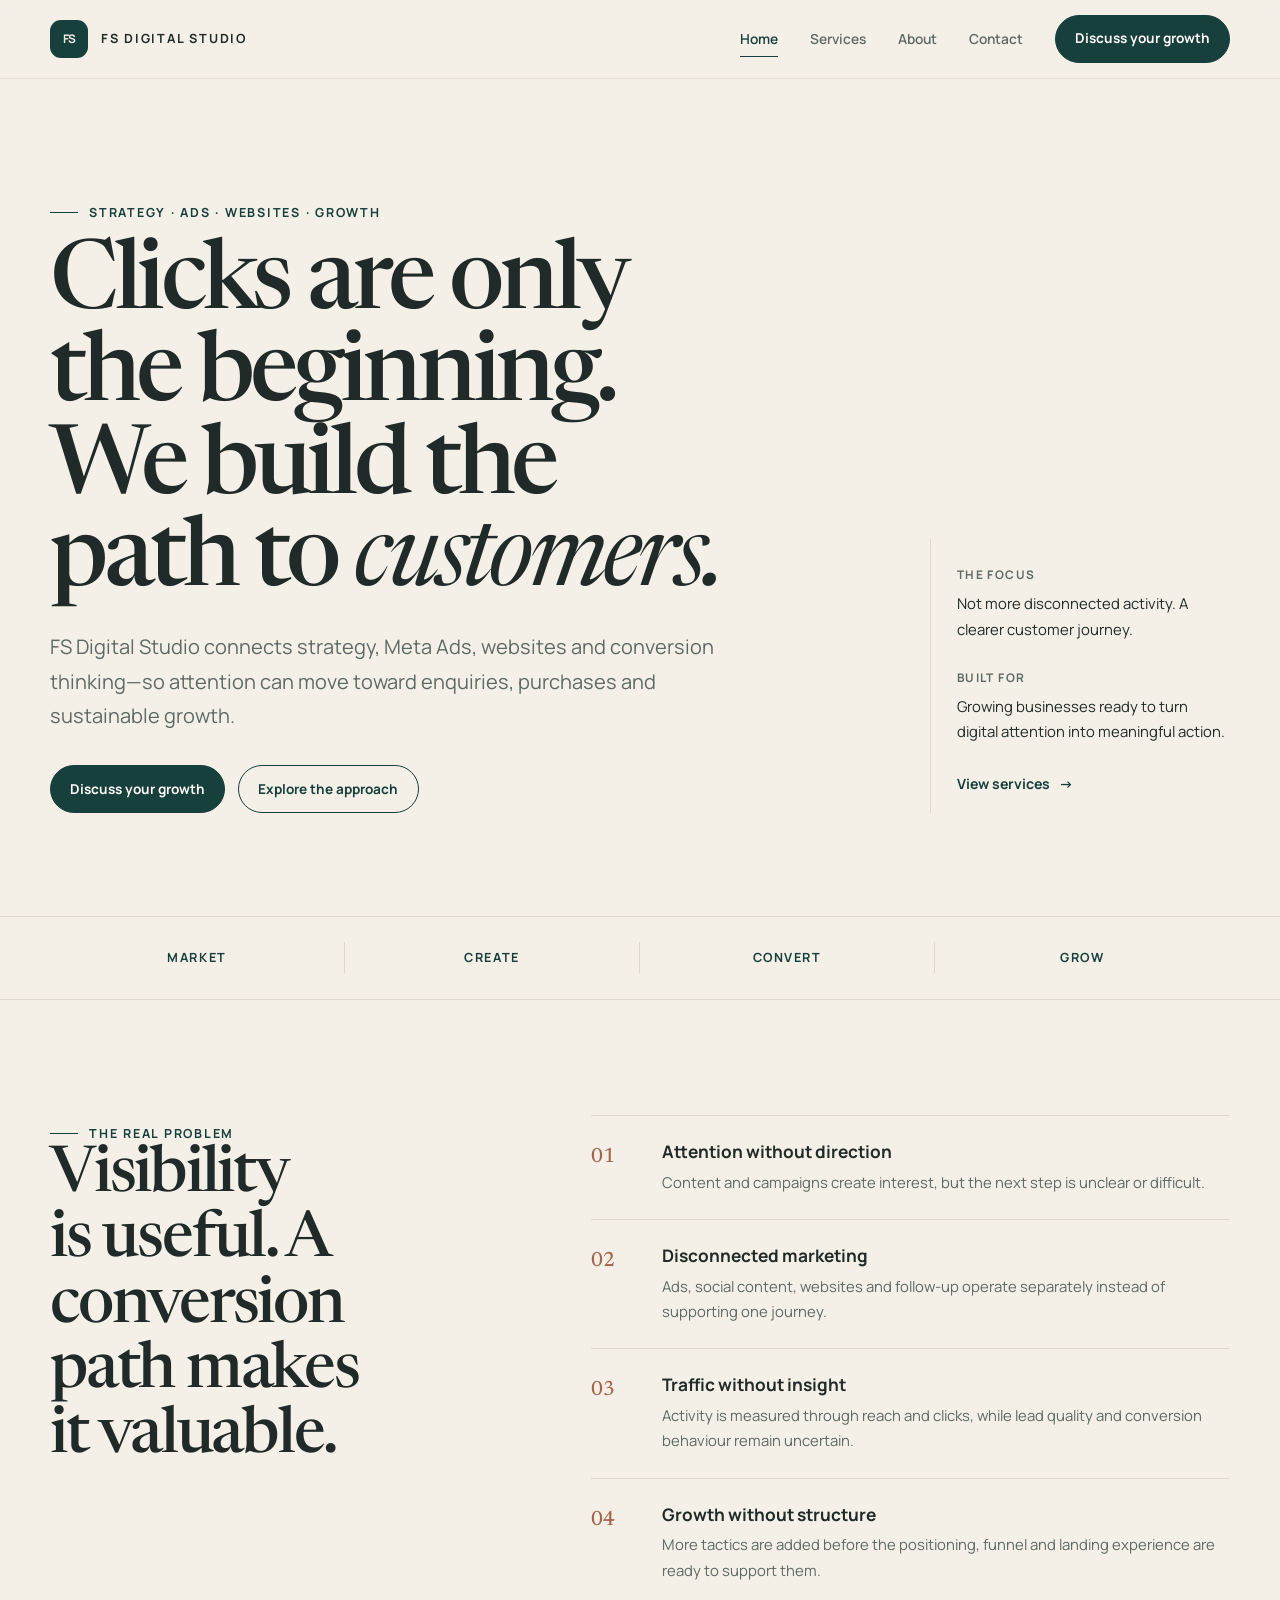
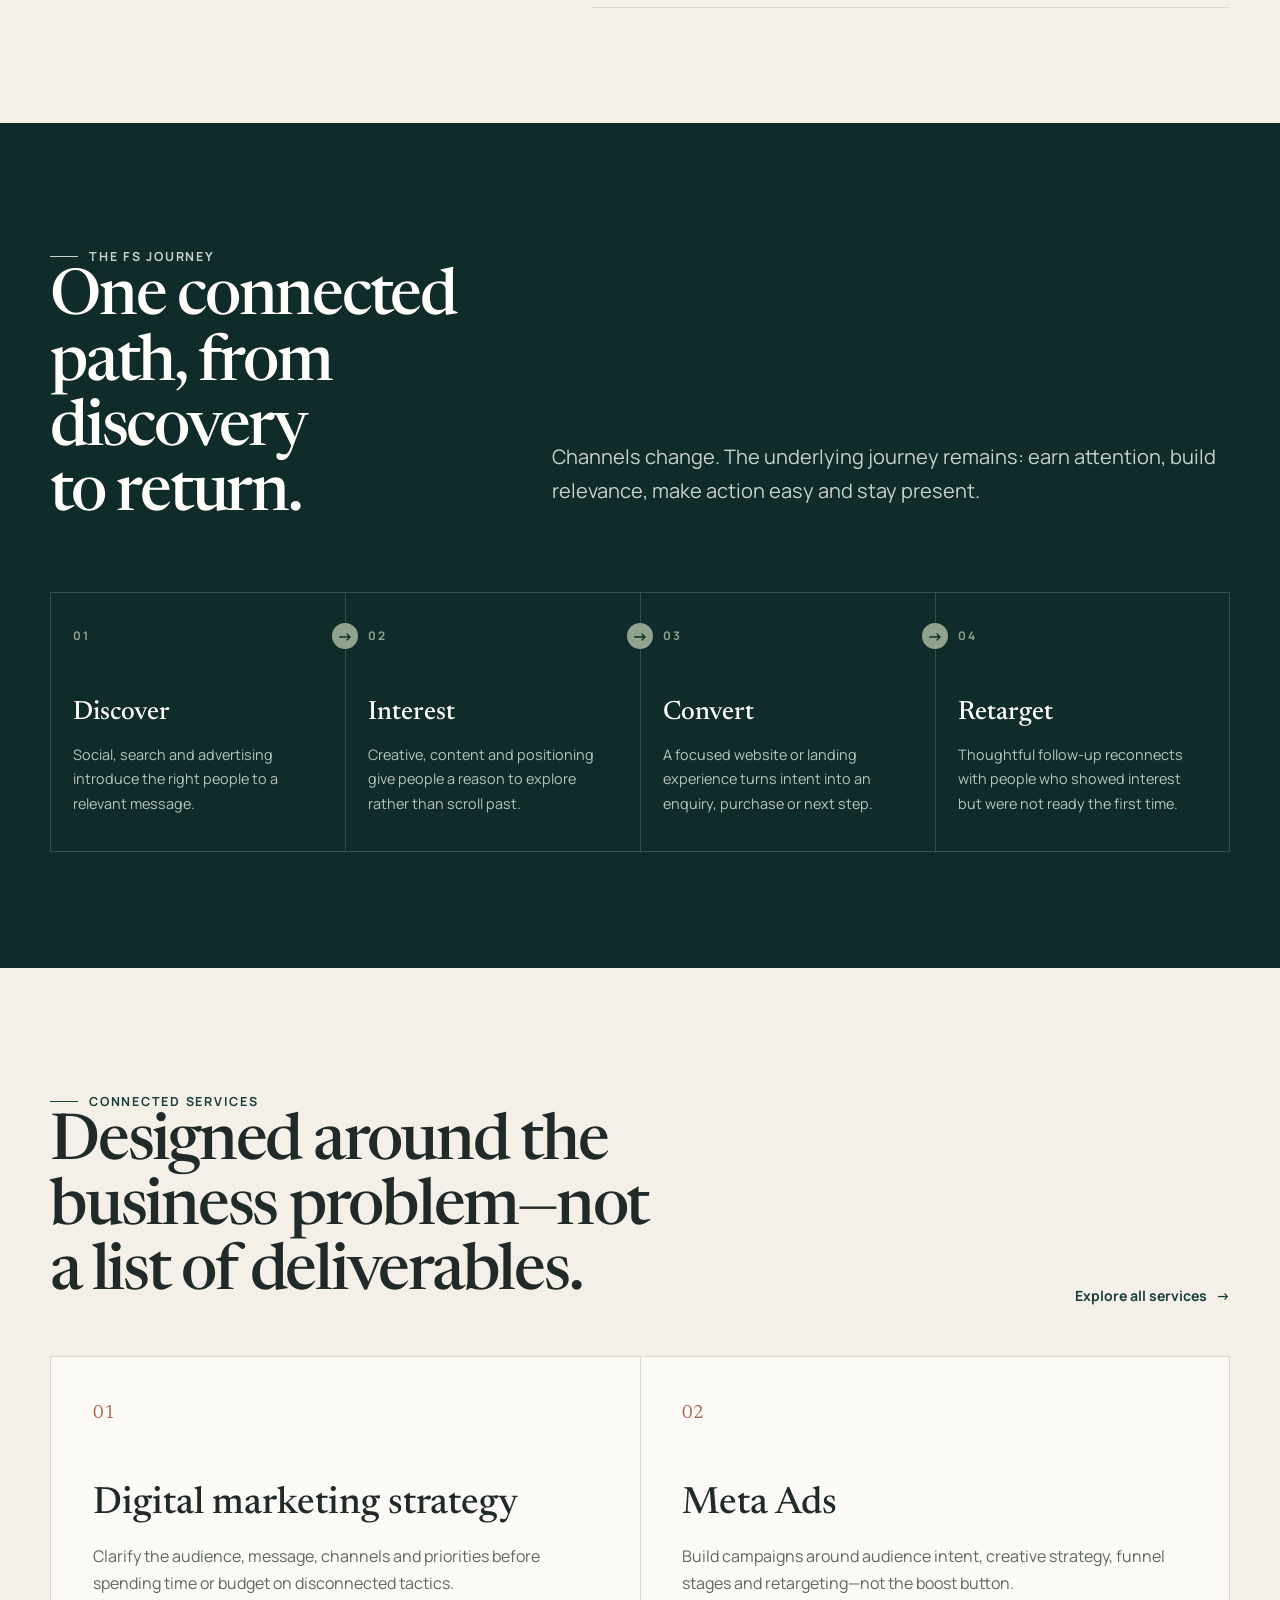
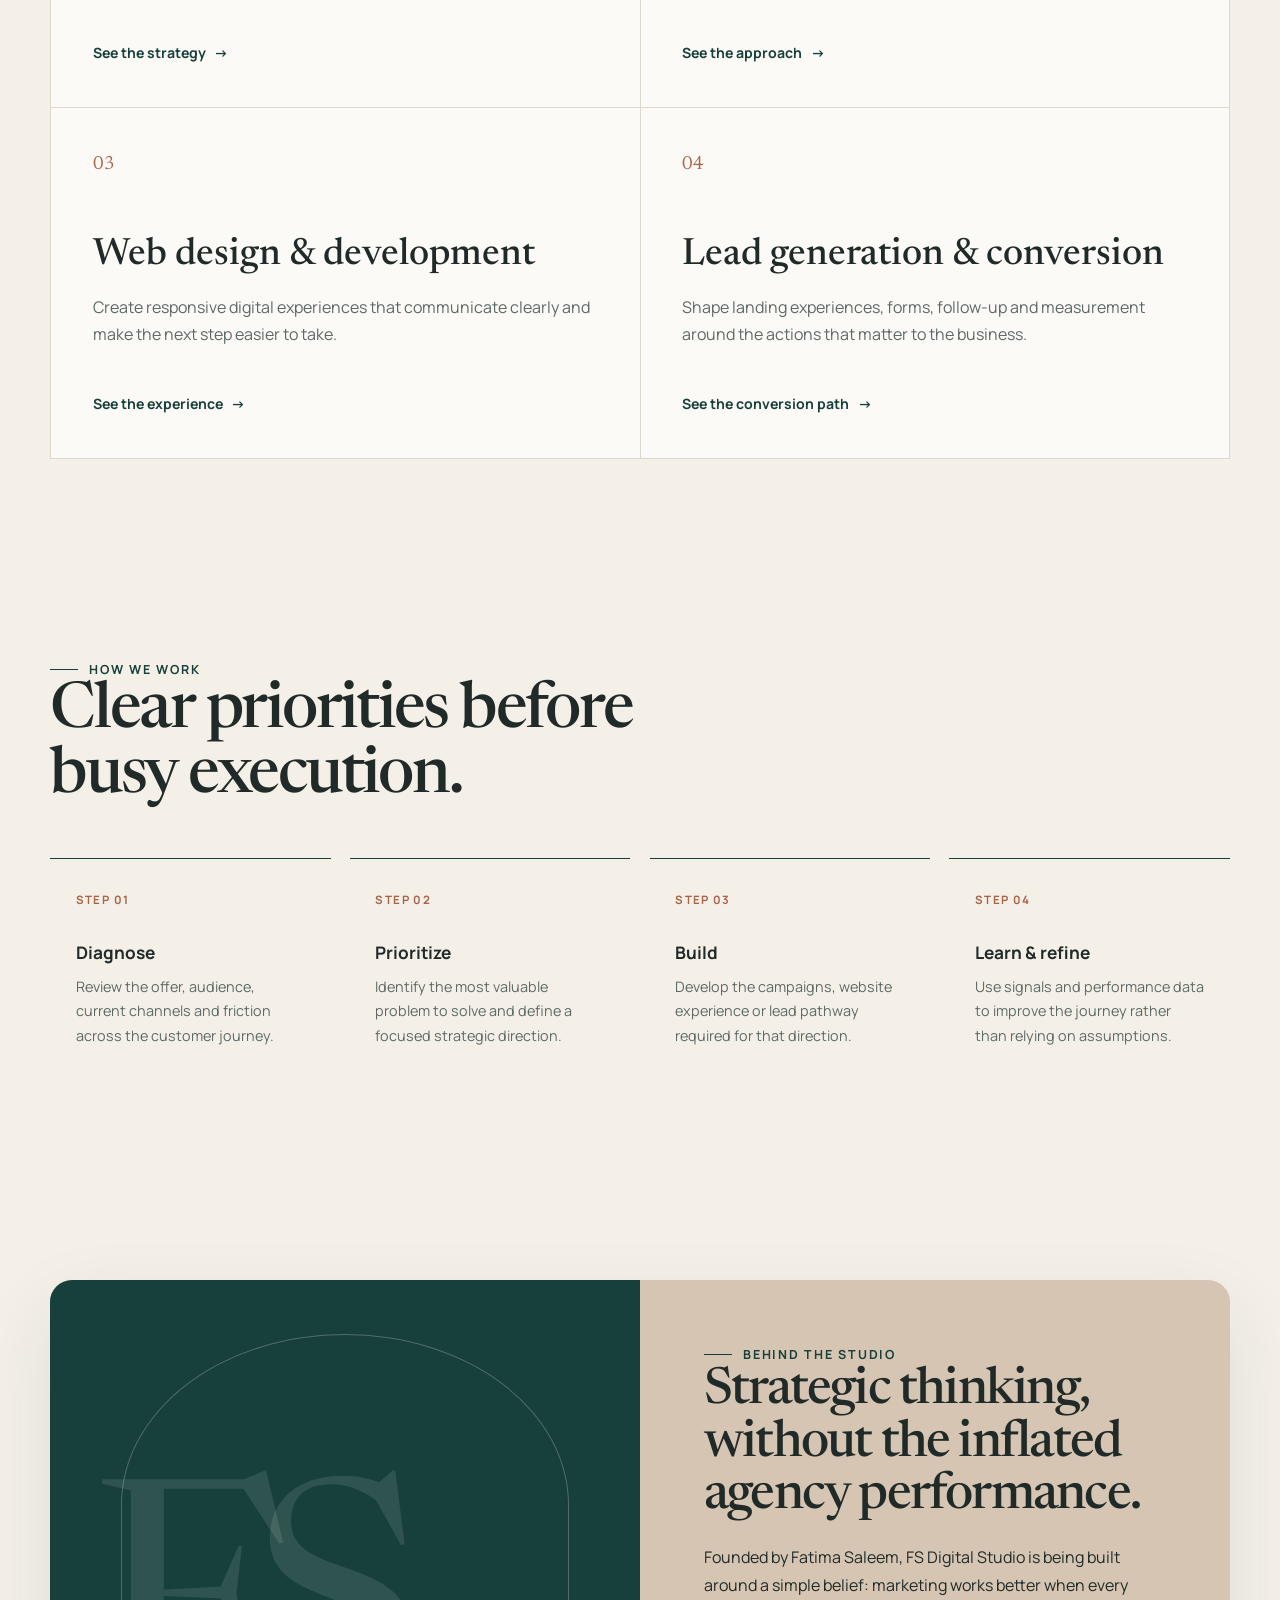
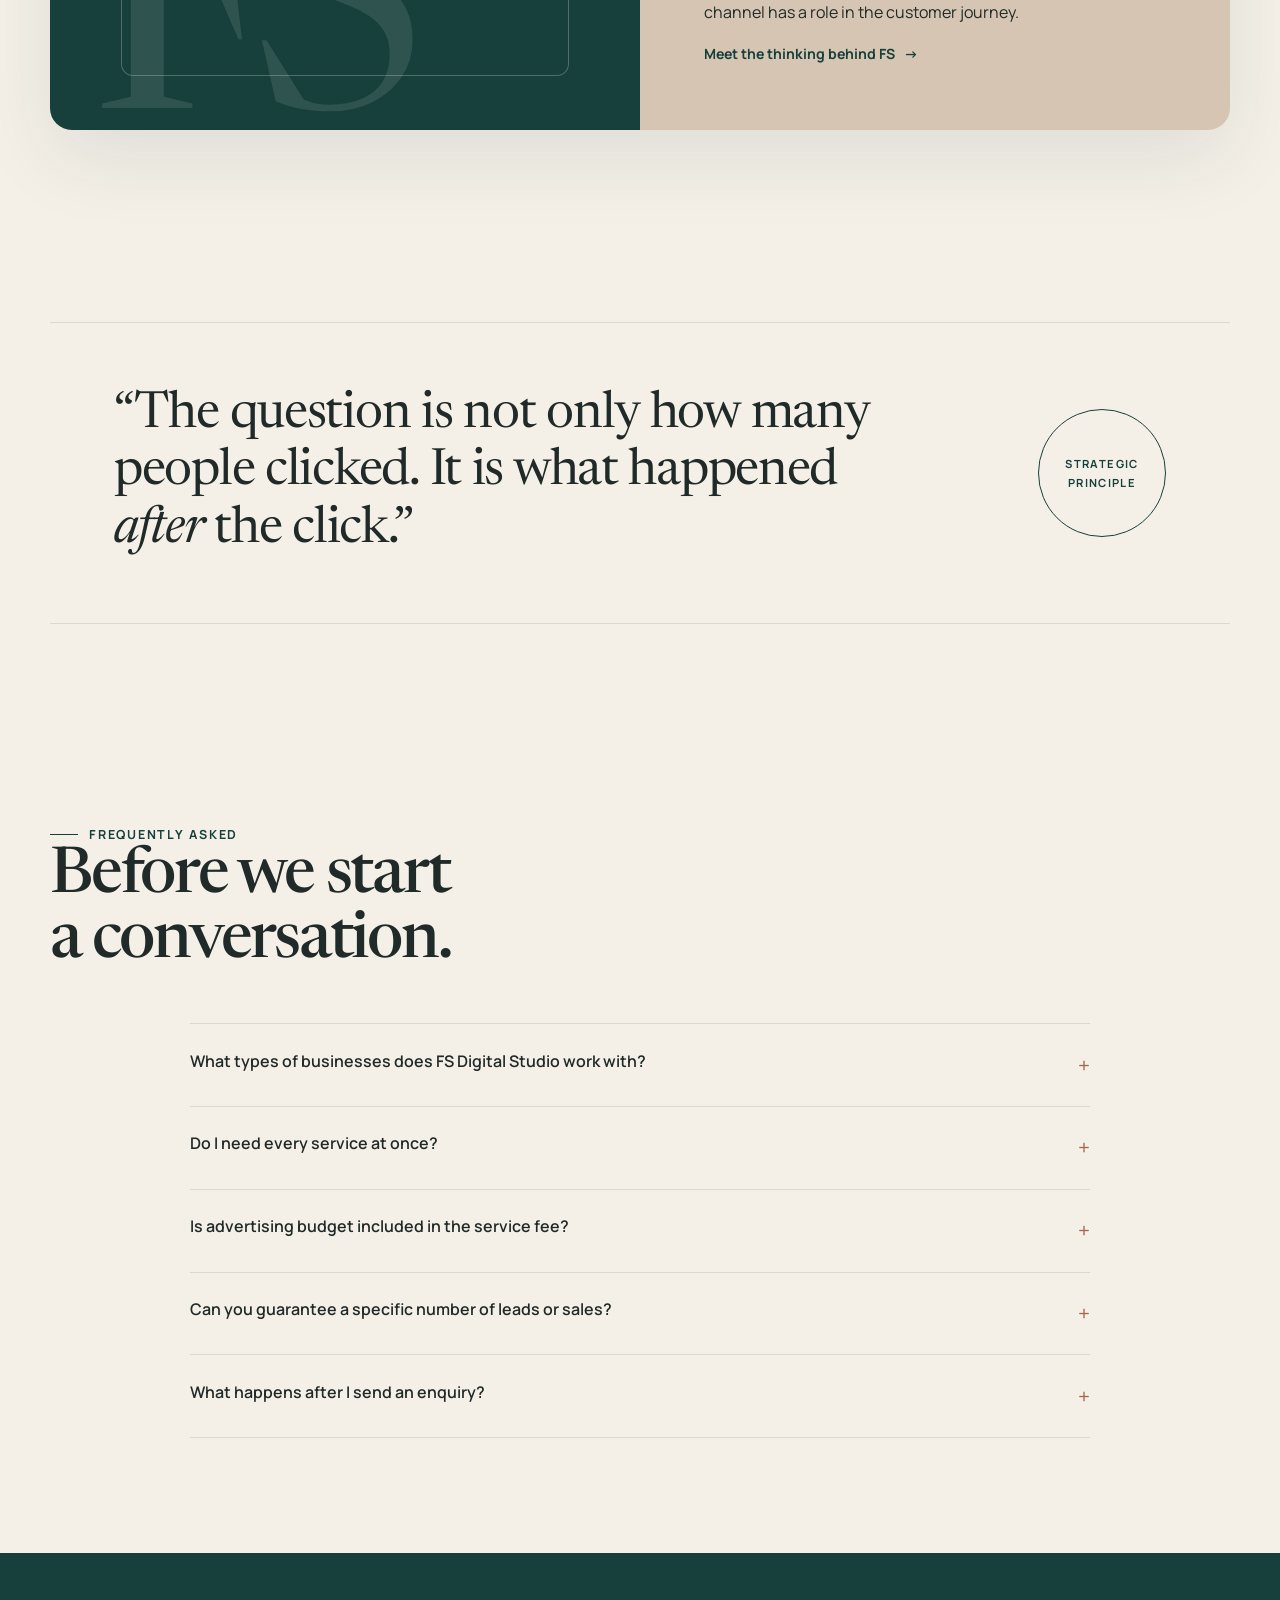
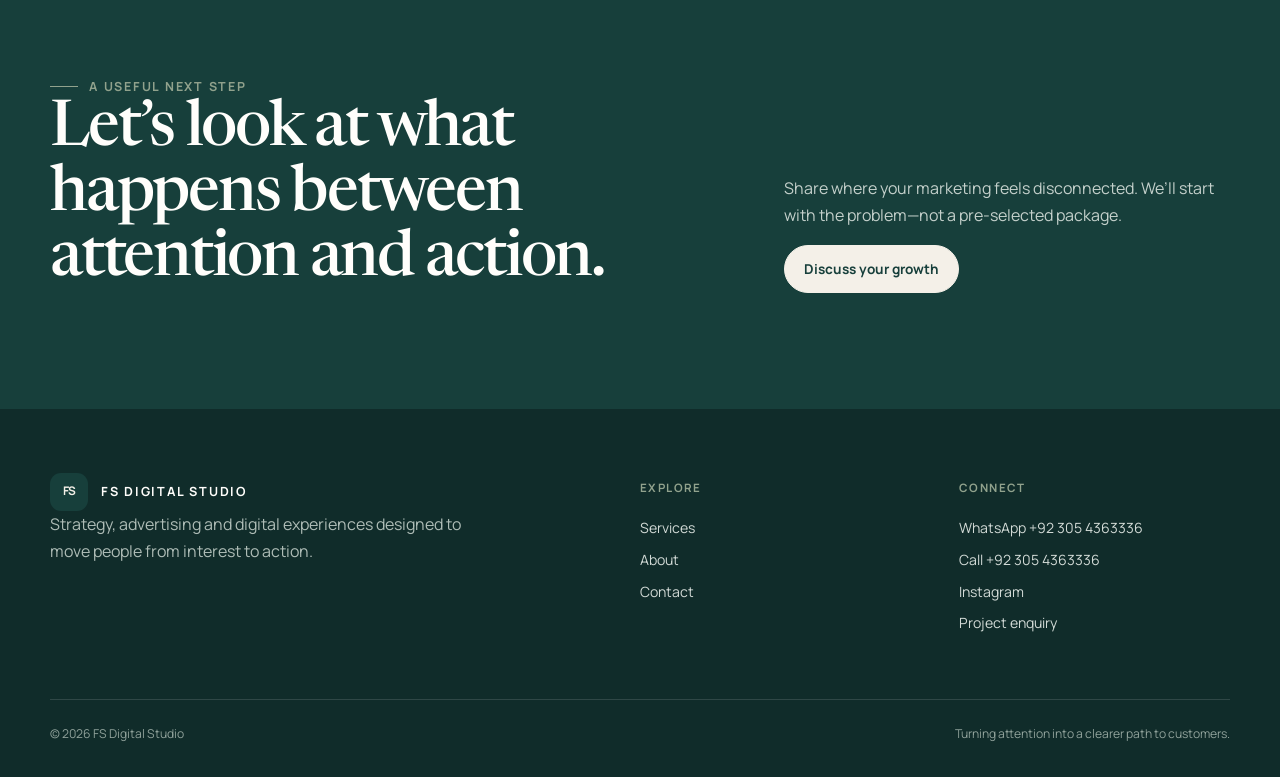
<file: index.html>
<!doctype html>
<html lang="en">
<head>
  <meta charset="utf-8">
  <meta name="viewport" content="width=device-width, initial-scale=1">
  <title>FS Digital Studio — Strategy, Ads, Websites & Conversion</title>
  <meta name="description" content="FS Digital Studio connects digital strategy, Meta Ads, websites, lead generation and conversion thinking to create a clearer path from attention to action.">
  <meta name="theme-color" content="#173f3b">
  <link rel="icon" href="favicon.svg" type="image/svg+xml">
  <link rel="stylesheet" href="assets/styles.css">
  <script src="assets/script.js" defer></script>
</head>
<body>
  <a class="skip-link" href="#main">Skip to content</a>
  <header class="site-header">
    <div class="container nav-shell">
      <a class="brand" href="./" aria-label="FS Digital Studio home"><span class="brand-mark">FS</span><span>FS Digital Studio</span></a>
      <nav class="desktop-nav" aria-label="Primary navigation">
        <a href="./" data-nav-link>Home</a><a href="services/" data-nav-link>Services</a><a href="about/" data-nav-link>About</a><a href="contact/" data-nav-link>Contact</a>
        <a class="button" href="contact/">Discuss your growth</a>
      </nav>
      <button class="menu-button" type="button" aria-expanded="false" aria-controls="mobile-menu" data-menu-button>Menu</button>
    </div>
    <div class="mobile-menu" id="mobile-menu" data-mobile-menu hidden>
      <nav aria-label="Mobile navigation"><a href="./">Home</a><a href="services/">Services</a><a href="about/">About</a><a href="contact/">Contact</a><a class="button" href="contact/">Discuss your growth</a></nav>
    </div>
  </header>

  <main id="main">
    <section class="hero">
      <div class="container hero-grid">
        <div class="hero-copy" data-reveal>
          <span class="eyebrow">Strategy · Ads · Websites · Growth</span>
          <h1 class="display">Clicks are only the beginning. We build the path to <span class="serif-italic">customers.</span></h1>
          <p class="lead">FS Digital Studio connects strategy, Meta Ads, websites and conversion thinking—so attention can move toward enquiries, purchases and sustainable growth.</p>
          <div class="actions"><a class="button" href="contact/">Discuss your growth</a><a class="button button-outline" href="#approach">Explore the approach</a></div>
        </div>
        <aside class="hero-aside" aria-label="Studio focus" data-reveal>
          <p class="micro">The focus</p><p>Not more disconnected activity. A clearer customer journey.</p>
          <p class="micro">Built for</p><p>Growing businesses ready to turn digital attention into meaningful action.</p>
          <a class="text-link" href="services/">View services <span aria-hidden="true">→</span></a>
        </aside>
      </div>
    </section>

    <div class="principle-strip" aria-label="FS Digital Studio principles"><div class="container principle-row"><span>Market</span><span>Create</span><span>Convert</span><span>Grow</span></div></div>

    <section class="section">
      <div class="container split">
        <div class="sticky-copy" data-reveal><span class="eyebrow">The real problem</span><h2>Visibility is useful. A conversion path makes it valuable.</h2></div>
        <div class="problem-list" data-reveal>
          <article class="problem-item"><strong>01</strong><div><h3>Attention without direction</h3><p>Content and campaigns create interest, but the next step is unclear or difficult.</p></div></article>
          <article class="problem-item"><strong>02</strong><div><h3>Disconnected marketing</h3><p>Ads, social content, websites and follow-up operate separately instead of supporting one journey.</p></div></article>
          <article class="problem-item"><strong>03</strong><div><h3>Traffic without insight</h3><p>Activity is measured through reach and clicks, while lead quality and conversion behaviour remain uncertain.</p></div></article>
          <article class="problem-item"><strong>04</strong><div><h3>Growth without structure</h3><p>More tactics are added before the positioning, funnel and landing experience are ready to support them.</p></div></article>
        </div>
      </div>
    </section>

    <section class="section dark-panel" id="approach">
      <div class="container">
        <div class="section-head" data-reveal><div><span class="eyebrow">The FS journey</span><h2>One connected path, from discovery to return.</h2></div><p class="lead">Channels change. The underlying journey remains: earn attention, build relevance, make action easy and stay present.</p></div>
        <div class="journey" data-reveal>
          <article class="journey-step"><span class="number">01</span><h3>Discover</h3><p>Social, search and advertising introduce the right people to a relevant message.</p></article>
          <article class="journey-step"><span class="number">02</span><h3>Interest</h3><p>Creative, content and positioning give people a reason to explore rather than scroll past.</p></article>
          <article class="journey-step"><span class="number">03</span><h3>Convert</h3><p>A focused website or landing experience turns intent into an enquiry, purchase or next step.</p></article>
          <article class="journey-step"><span class="number">04</span><h3>Retarget</h3><p>Thoughtful follow-up reconnects with people who showed interest but were not ready the first time.</p></article>
        </div>
      </div>
    </section>

    <section class="section">
      <div class="container">
        <div class="section-head" data-reveal><div><span class="eyebrow">Connected services</span><h2>Designed around the business problem—not a list of deliverables.</h2></div><a class="text-link" href="services/">Explore all services <span aria-hidden="true">→</span></a></div>
        <div class="service-grid" data-reveal>
          <article class="service-card"><span class="index">01</span><h3>Digital marketing strategy</h3><p>Clarify the audience, message, channels and priorities before spending time or budget on disconnected tactics.</p><a class="text-link" href="services/#strategy">See the strategy <span aria-hidden="true">→</span></a></article>
          <article class="service-card"><span class="index">02</span><h3>Meta Ads</h3><p>Build campaigns around audience intent, creative strategy, funnel stages and retargeting—not the boost button.</p><a class="text-link" href="services/#meta-ads">See the approach <span aria-hidden="true">→</span></a></article>
          <article class="service-card"><span class="index">03</span><h3>Web design & development</h3><p>Create responsive digital experiences that communicate clearly and make the next step easier to take.</p><a class="text-link" href="services/#websites">See the experience <span aria-hidden="true">→</span></a></article>
          <article class="service-card"><span class="index">04</span><h3>Lead generation & conversion</h3><p>Shape landing experiences, forms, follow-up and measurement around the actions that matter to the business.</p><a class="text-link" href="services/#conversion">See the conversion path <span aria-hidden="true">→</span></a></article>
        </div>
      </div>
    </section>

    <section class="section-tight">
      <div class="container">
        <div class="section-head" data-reveal><div><span class="eyebrow">How we work</span><h2>Clear priorities before busy execution.</h2></div></div>
        <div class="work-grid" data-reveal>
          <article class="work-step"><span class="step-label">Step 01</span><h3>Diagnose</h3><p>Review the offer, audience, current channels and friction across the customer journey.</p></article>
          <article class="work-step"><span class="step-label">Step 02</span><h3>Prioritize</h3><p>Identify the most valuable problem to solve and define a focused strategic direction.</p></article>
          <article class="work-step"><span class="step-label">Step 03</span><h3>Build</h3><p>Develop the campaigns, website experience or lead pathway required for that direction.</p></article>
          <article class="work-step"><span class="step-label">Step 04</span><h3>Learn & refine</h3><p>Use signals and performance data to improve the journey rather than relying on assumptions.</p></article>
        </div>
      </div>
    </section>

    <section class="section">
      <div class="container founder-card" data-reveal>
        <div class="founder-visual" role="img" aria-label="FS Digital Studio brand monogram"></div>
        <div class="founder-note"><span class="eyebrow">Behind the studio</span><h2>Strategic thinking, without the inflated agency performance.</h2><p>Founded by Fatima Saleem, FS Digital Studio is being built around a simple belief: marketing works better when every channel has a role in the customer journey.</p><a class="text-link" href="about/">Meet the thinking behind FS <span aria-hidden="true">→</span></a></div>
      </div>
    </section>

    <section class="section-tight">
      <div class="container insight" data-reveal><blockquote>“The question is not only how many people clicked. It is what happened <span class="serif-italic">after</span> the click.”</blockquote><div class="insight-badge">Strategic<br>principle</div></div>
    </section>

    <section class="section">
      <div class="container">
        <div class="section-head" data-reveal><div><span class="eyebrow">Frequently asked</span><h2>Before we start a conversation.</h2></div></div>
        <div class="faq" data-reveal>
          <details><summary>What types of businesses does FS Digital Studio work with?</summary><p>The studio is designed for small and growing businesses that need a clearer digital acquisition and conversion path. Initial experience and research are particularly relevant to e-commerce, fashion, beauty, skincare, herbal and organic brands, but the approach is not limited to those industries.</p></details>
          <details><summary>Do I need every service at once?</summary><p>No. The first step is identifying the constraint that matters most. A business may need a clearer strategy, a better landing experience or a structured advertising approach before adding anything else.</p></details>
          <details><summary>Is advertising budget included in the service fee?</summary><p>No. Media spend is paid directly to the advertising platform and remains separate from strategy, setup, creative direction and management fees.</p></details>
          <details><summary>Can you guarantee a specific number of leads or sales?</summary><p>No responsible marketing partner can guarantee results without context and testing. FS Digital Studio focuses on building a sound strategy, clearer conversion path and measurable learning process.</p></details>
          <details><summary>What happens after I send an enquiry?</summary><p>Your business context and current challenge are reviewed first. If the project appears aligned, the next step is a focused conversation about priorities, scope and the most sensible way forward.</p></details>
        </div>
      </div>
    </section>

    <section class="section cta-panel">
      <div class="container cta-grid" data-reveal><div><span class="eyebrow">A useful next step</span><h2>Let’s look at what happens between attention and action.</h2></div><div class="cta-copy"><p>Share where your marketing feels disconnected. We’ll start with the problem—not a pre-selected package.</p><a class="button" href="contact/">Discuss your growth</a></div></div>
    </section>
  </main>

  <footer class="site-footer"><div class="container"><div class="footer-grid"><div class="footer-brand"><a class="brand" href="./"><span class="brand-mark">FS</span><span>FS Digital Studio</span></a><p>Strategy, advertising and digital experiences designed to move people from interest to action.</p></div><div><span class="footer-title">Explore</span><div class="footer-links"><a href="services/">Services</a><a href="about/">About</a><a href="contact/">Contact</a></div></div><div><span class="footer-title">Connect</span><div class="footer-links"><a href="https://wa.me/923054363336" target="_blank" rel="noreferrer">WhatsApp +92 305 4363336</a><a href="tel:+923054363336">Call +92 305 4363336</a><a href="https://www.instagram.com/fatimasaleemwork29/" target="_blank" rel="noreferrer">Instagram</a><a href="contact/">Project enquiry</a></div></div></div><div class="footer-bottom"><span>© <span data-year></span> FS Digital Studio</span><span>Turning attention into a clearer path to customers.</span></div></div></footer>
</body>
</html>
</file>
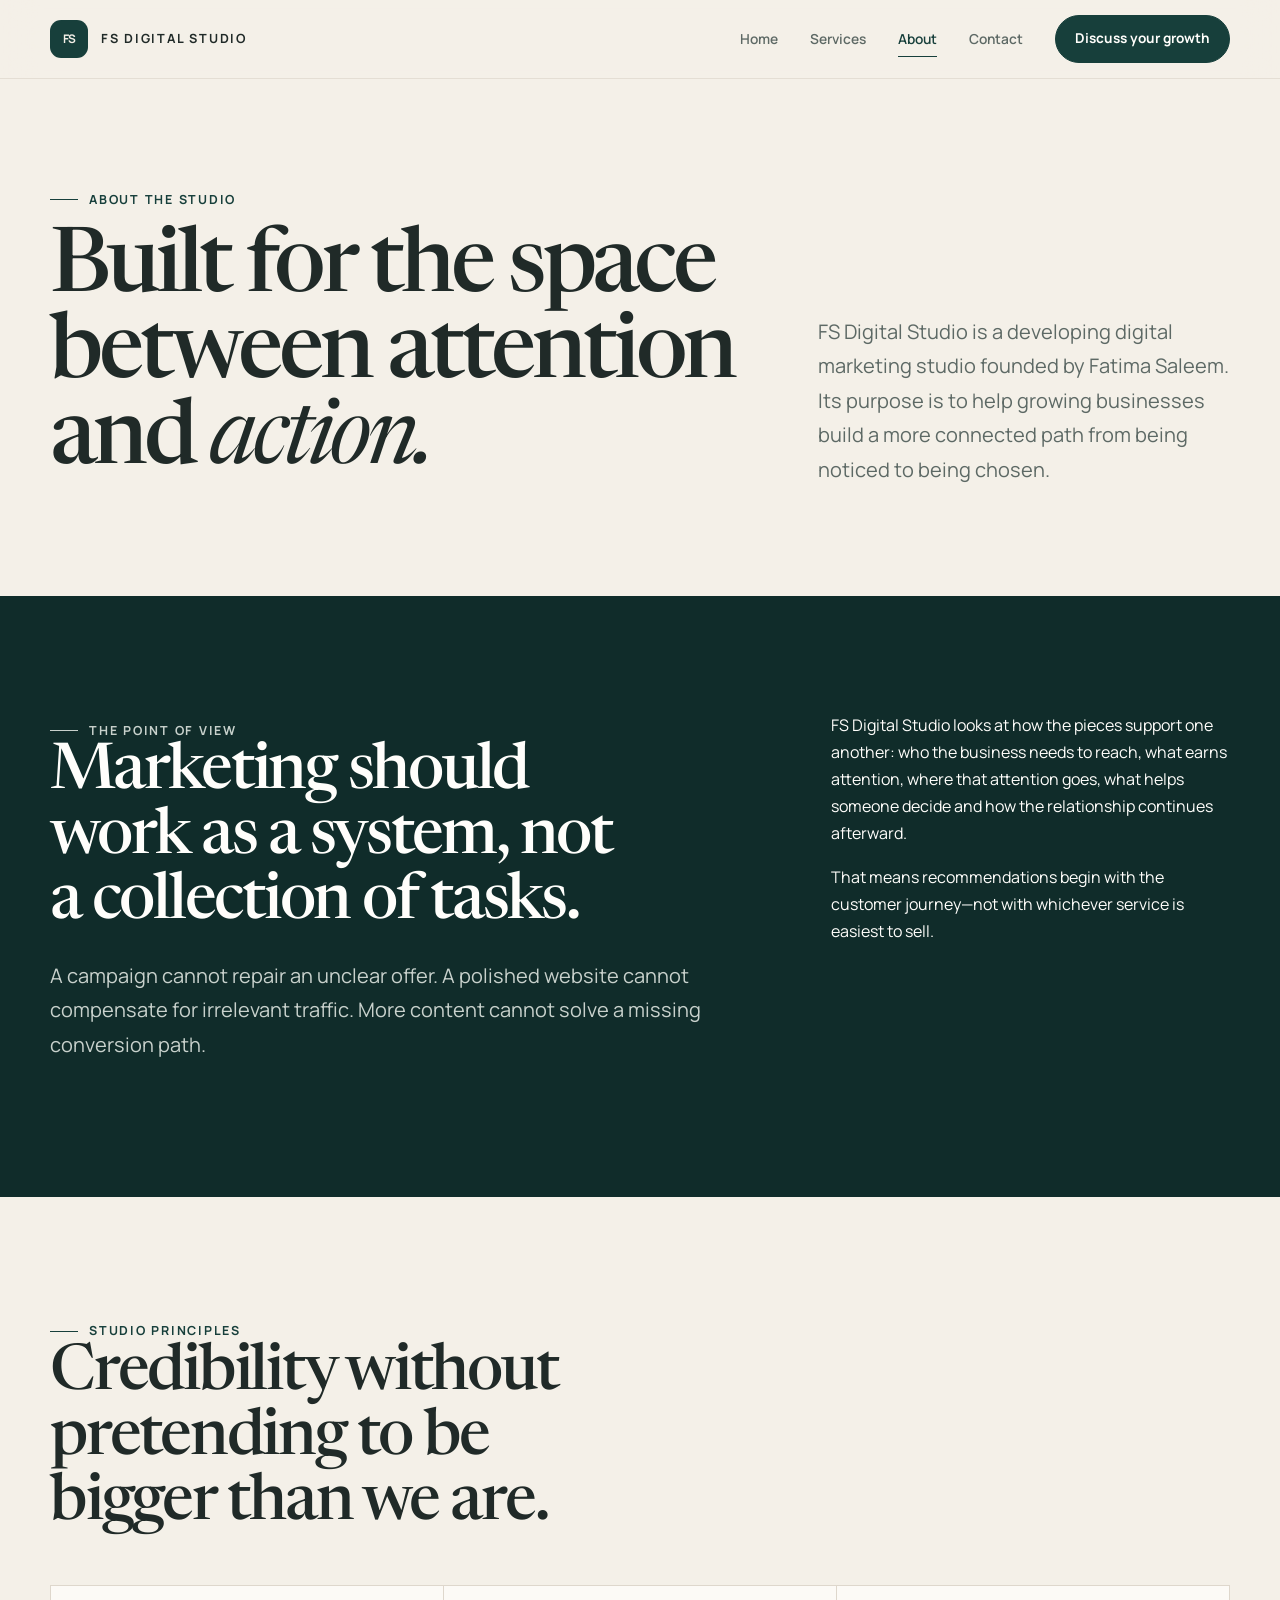
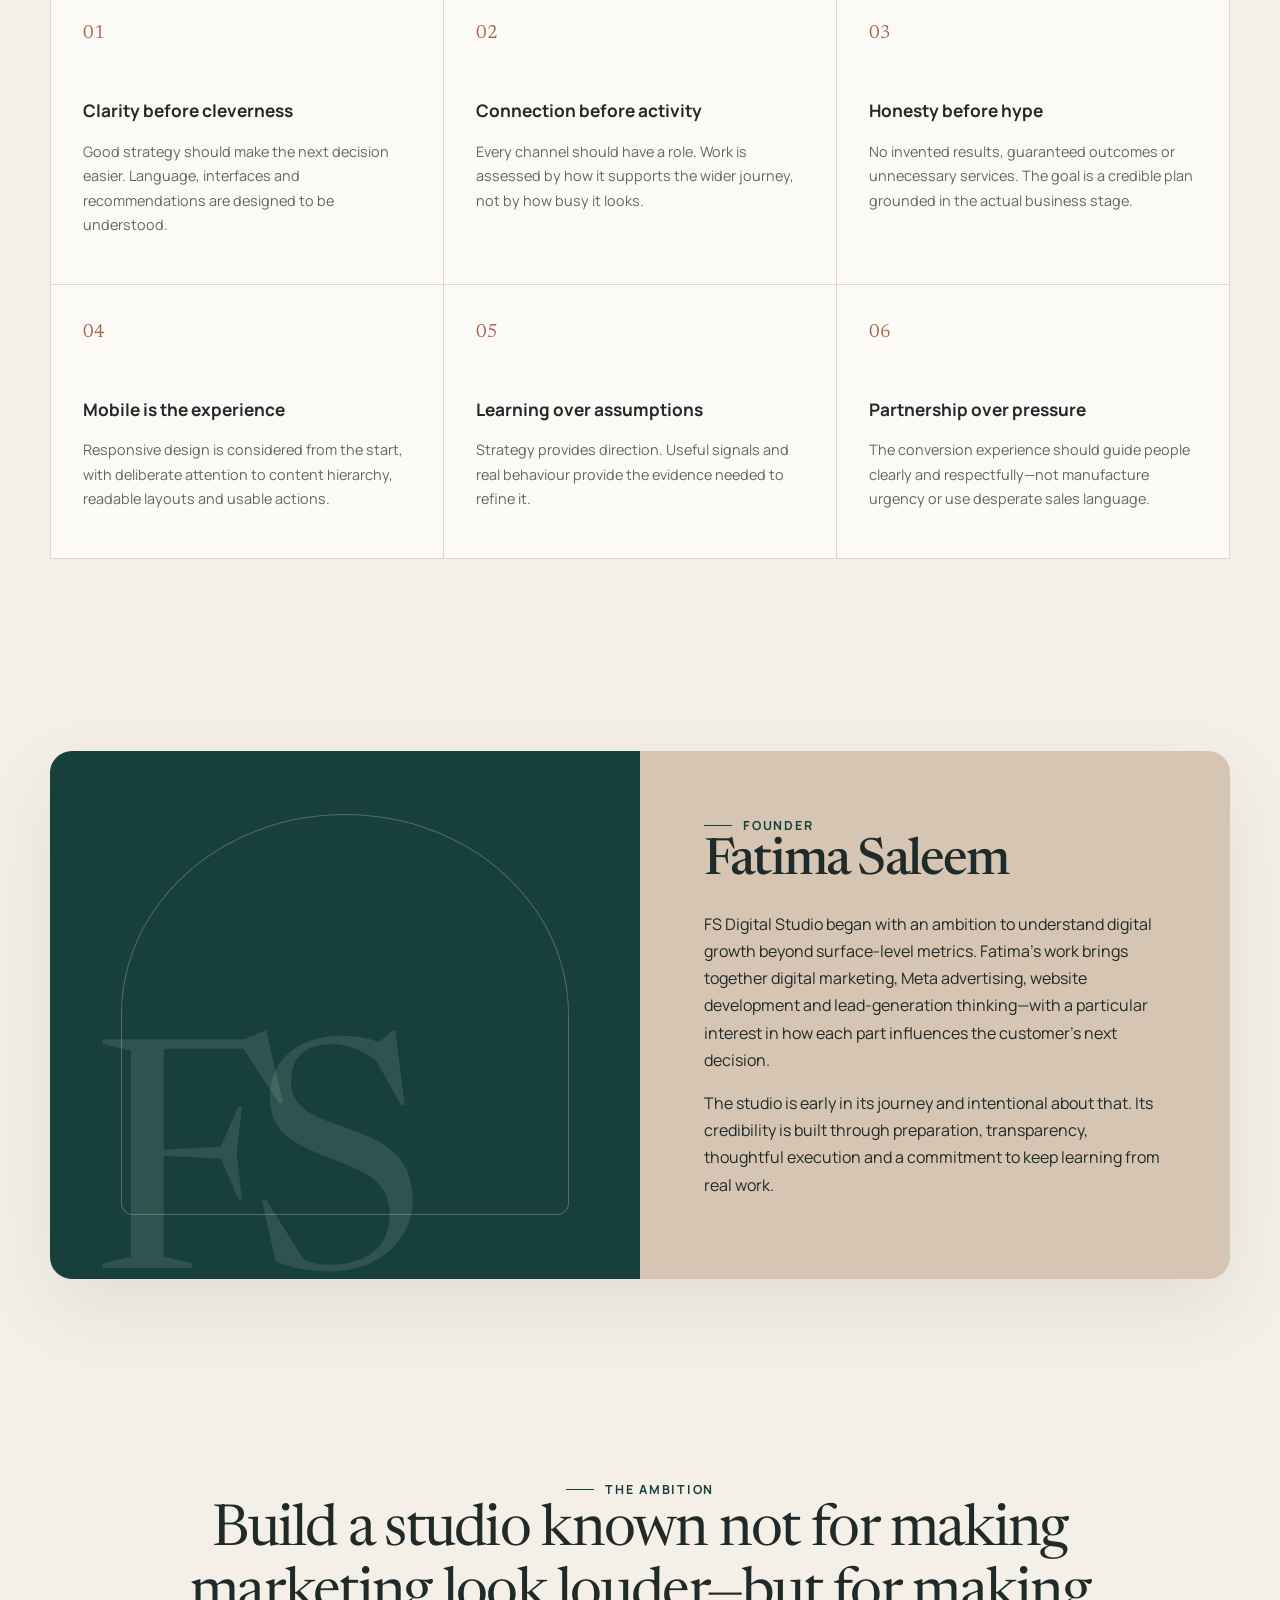
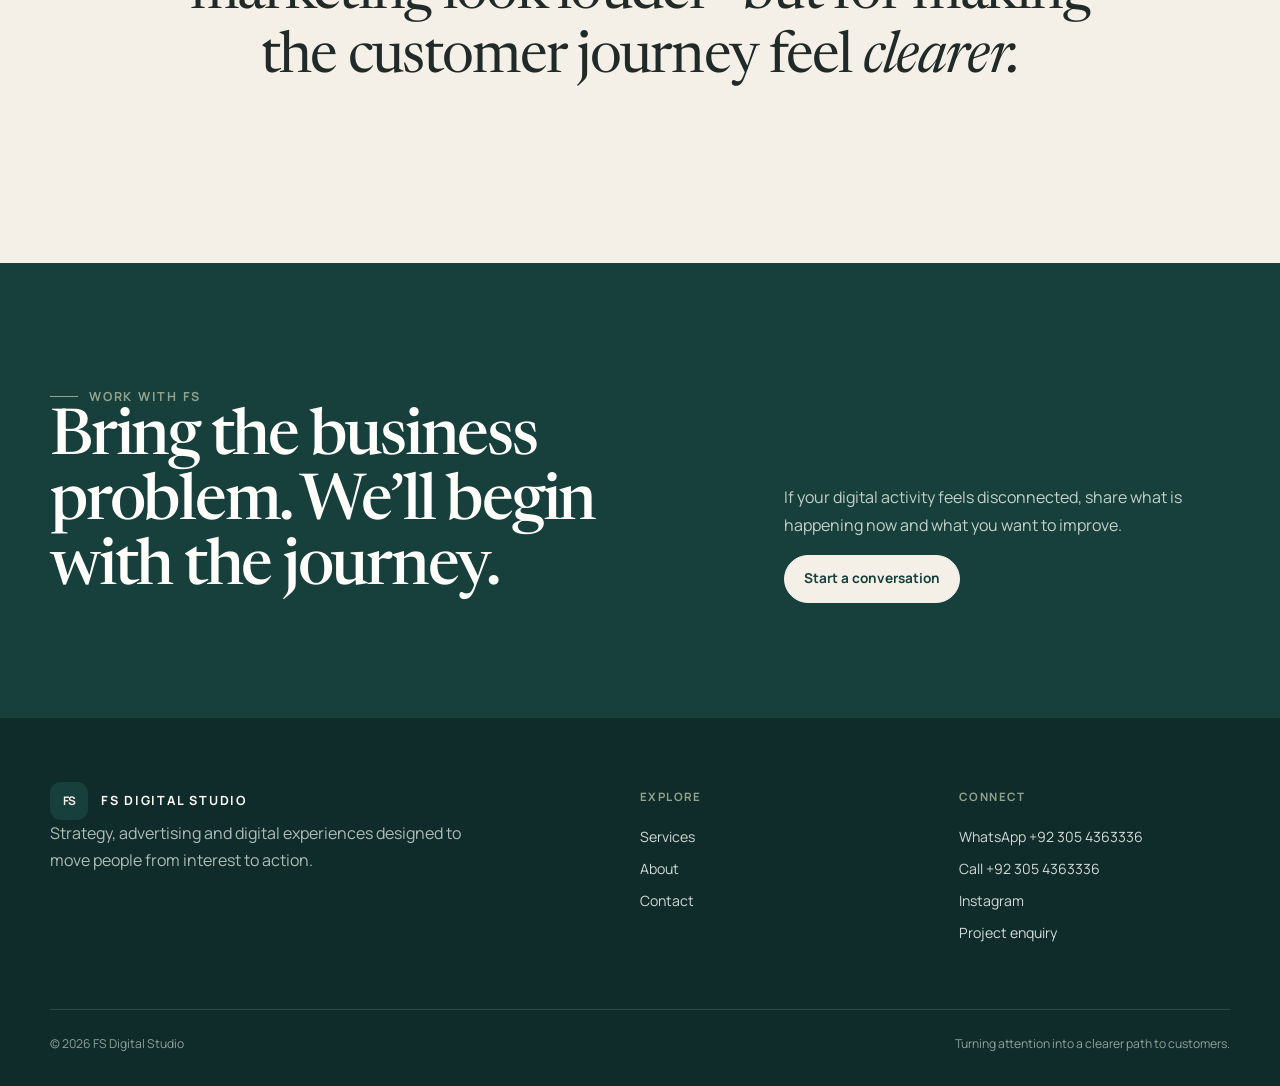
<file: about/index.html>
<!doctype html>
<html lang="en">
<head>
  <meta charset="utf-8"><meta name="viewport" content="width=device-width, initial-scale=1">
  <title>About — FS Digital Studio</title>
  <meta name="description" content="Meet FS Digital Studio and the strategic thinking behind its connected approach to marketing, websites, advertising and conversion.">
  <meta name="theme-color" content="#173f3b"><link rel="icon" href="../favicon.svg" type="image/svg+xml"><link rel="stylesheet" href="../assets/styles.css"><script src="../assets/script.js" defer></script>
</head>
<body>
  <a class="skip-link" href="#main">Skip to content</a>
  <header class="site-header"><div class="container nav-shell"><a class="brand" href="../" aria-label="FS Digital Studio home"><span class="brand-mark">FS</span><span>FS Digital Studio</span></a><nav class="desktop-nav" aria-label="Primary navigation"><a href="../" data-nav-link>Home</a><a href="../services/" data-nav-link>Services</a><a href="../about/" data-nav-link>About</a><a href="../contact/" data-nav-link>Contact</a><a class="button" href="../contact/">Discuss your growth</a></nav><button class="menu-button" type="button" aria-expanded="false" aria-controls="mobile-menu" data-menu-button>Menu</button></div><div class="mobile-menu" id="mobile-menu" data-mobile-menu hidden><nav aria-label="Mobile navigation"><a href="../">Home</a><a href="../services/">Services</a><a href="../about/">About</a><a href="../contact/">Contact</a><a class="button" href="../contact/">Discuss your growth</a></nav></div></header>

  <main id="main">
    <section class="page-hero"><div class="container page-hero-grid"><div data-reveal><span class="eyebrow">About the studio</span><h1 class="display">Built for the space between attention and <span class="serif-italic">action.</span></h1></div><p class="lead" data-reveal>FS Digital Studio is a developing digital marketing studio founded by Fatima Saleem. Its purpose is to help growing businesses build a more connected path from being noticed to being chosen.</p></div></section>

    <section class="section dark-panel"><div class="container split split-reverse"><div data-reveal><span class="eyebrow">The point of view</span><h2>Marketing should work as a system, not a collection of tasks.</h2><p class="lead">A campaign cannot repair an unclear offer. A polished website cannot compensate for irrelevant traffic. More content cannot solve a missing conversion path.</p></div><div data-reveal><p>FS Digital Studio looks at how the pieces support one another: who the business needs to reach, what earns attention, where that attention goes, what helps someone decide and how the relationship continues afterward.</p><p>That means recommendations begin with the customer journey—not with whichever service is easiest to sell.</p></div></div></section>

    <section class="section"><div class="container"><div class="section-head" data-reveal><div><span class="eyebrow">Studio principles</span><h2>Credibility without pretending to be bigger than we are.</h2></div></div><div class="values-grid" data-reveal>
      <article class="value-card"><span class="index">01</span><h3>Clarity before cleverness</h3><p>Good strategy should make the next decision easier. Language, interfaces and recommendations are designed to be understood.</p></article>
      <article class="value-card"><span class="index">02</span><h3>Connection before activity</h3><p>Every channel should have a role. Work is assessed by how it supports the wider journey, not by how busy it looks.</p></article>
      <article class="value-card"><span class="index">03</span><h3>Honesty before hype</h3><p>No invented results, guaranteed outcomes or unnecessary services. The goal is a credible plan grounded in the actual business stage.</p></article>
      <article class="value-card"><span class="index">04</span><h3>Mobile is the experience</h3><p>Responsive design is considered from the start, with deliberate attention to content hierarchy, readable layouts and usable actions.</p></article>
      <article class="value-card"><span class="index">05</span><h3>Learning over assumptions</h3><p>Strategy provides direction. Useful signals and real behaviour provide the evidence needed to refine it.</p></article>
      <article class="value-card"><span class="index">06</span><h3>Partnership over pressure</h3><p>The conversion experience should guide people clearly and respectfully—not manufacture urgency or use desperate sales language.</p></article>
    </div></div></section>

    <section class="section-tight"><div class="container founder-card" data-reveal><div class="founder-visual" role="img" aria-label="FS Digital Studio brand monogram"></div><div class="founder-note"><span class="eyebrow">Founder</span><h2>Fatima Saleem</h2><p>FS Digital Studio began with an ambition to understand digital growth beyond surface-level metrics. Fatima’s work brings together digital marketing, Meta advertising, website development and lead-generation thinking—with a particular interest in how each part influences the customer’s next decision.</p><p>The studio is early in its journey and intentional about that. Its credibility is built through preparation, transparency, thoughtful execution and a commitment to keep learning from real work.</p></div></div></section>

    <section class="section"><div class="container manifesto" data-reveal><span class="eyebrow">The ambition</span><p>Build a studio known not for making marketing look louder—but for making the customer journey feel <span class="serif-italic">clearer.</span></p></div></section>

    <section class="section cta-panel"><div class="container cta-grid" data-reveal><div><span class="eyebrow">Work with FS</span><h2>Bring the business problem. We’ll begin with the journey.</h2></div><div class="cta-copy"><p>If your digital activity feels disconnected, share what is happening now and what you want to improve.</p><a class="button" href="../contact/">Start a conversation</a></div></div></section>
  </main>

  <footer class="site-footer"><div class="container"><div class="footer-grid"><div class="footer-brand"><a class="brand" href="../"><span class="brand-mark">FS</span><span>FS Digital Studio</span></a><p>Strategy, advertising and digital experiences designed to move people from interest to action.</p></div><div><span class="footer-title">Explore</span><div class="footer-links"><a href="../services/">Services</a><a href="../about/">About</a><a href="../contact/">Contact</a></div></div><div><span class="footer-title">Connect</span><div class="footer-links"><a href="https://wa.me/923054363336" target="_blank" rel="noreferrer">WhatsApp +92 305 4363336</a><a href="tel:+923054363336">Call +92 305 4363336</a><a href="https://www.instagram.com/fatimasaleemwork29/" target="_blank" rel="noreferrer">Instagram</a><a href="../contact/">Project enquiry</a></div></div></div><div class="footer-bottom"><span>© <span data-year></span> FS Digital Studio</span><span>Turning attention into a clearer path to customers.</span></div></div></footer>
</body>
</html>
</file>
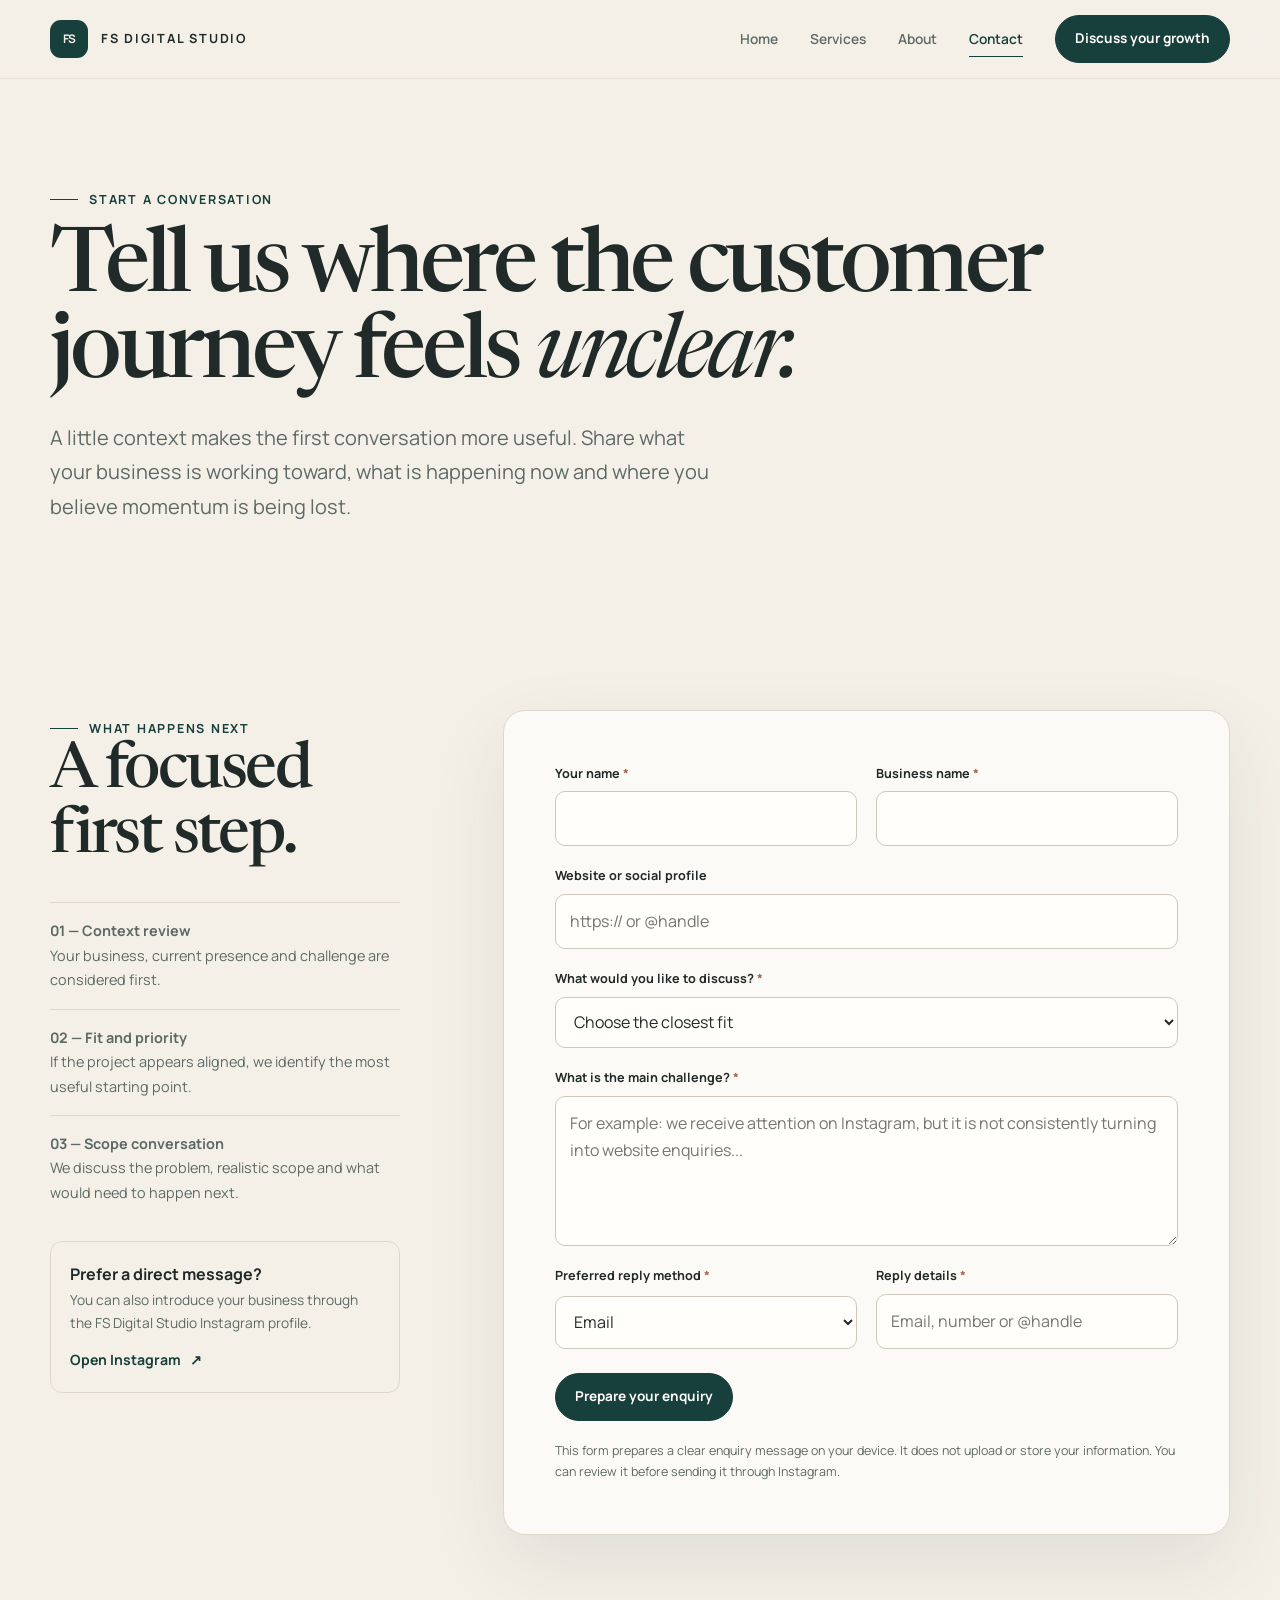
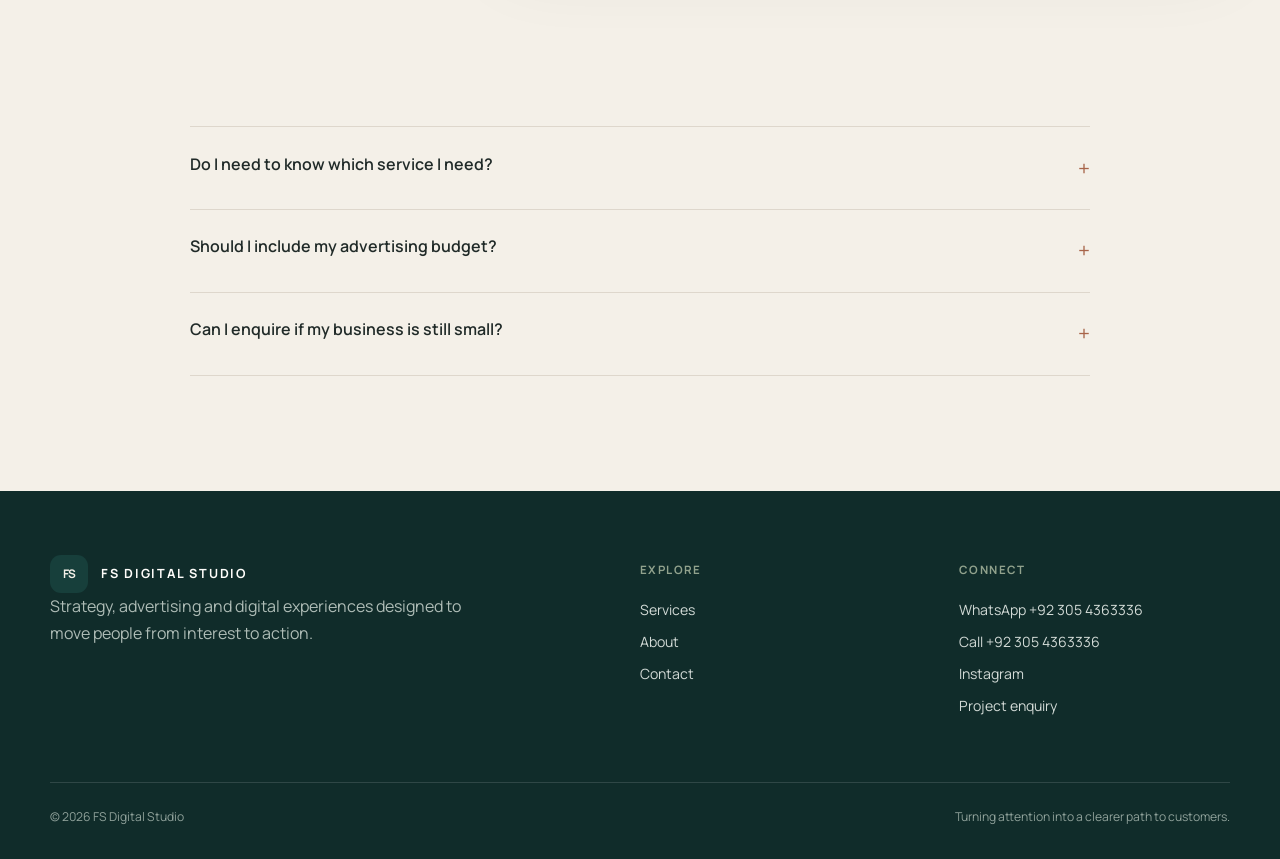
<file: contact/index.html>
<!doctype html>
<html lang="en">
<head>
  <meta charset="utf-8"><meta name="viewport" content="width=device-width, initial-scale=1">
  <title>Contact — FS Digital Studio</title>
  <meta name="description" content="Start a focused conversation with FS Digital Studio about your marketing, Meta Ads, website, lead generation or conversion challenge.">
  <meta name="theme-color" content="#173f3b"><link rel="icon" href="../favicon.svg" type="image/svg+xml"><link rel="stylesheet" href="../assets/styles.css"><script src="../assets/script.js" defer></script>
</head>
<body>
  <a class="skip-link" href="#main">Skip to content</a>
  <header class="site-header"><div class="container nav-shell"><a class="brand" href="../" aria-label="FS Digital Studio home"><span class="brand-mark">FS</span><span>FS Digital Studio</span></a><nav class="desktop-nav" aria-label="Primary navigation"><a href="../" data-nav-link>Home</a><a href="../services/" data-nav-link>Services</a><a href="../about/" data-nav-link>About</a><a href="../contact/" data-nav-link>Contact</a><a class="button" href="../contact/">Discuss your growth</a></nav><button class="menu-button" type="button" aria-expanded="false" aria-controls="mobile-menu" data-menu-button>Menu</button></div><div class="mobile-menu" id="mobile-menu" data-mobile-menu hidden><nav aria-label="Mobile navigation"><a href="../">Home</a><a href="../services/">Services</a><a href="../about/">About</a><a href="../contact/">Contact</a><a class="button" href="../contact/">Discuss your growth</a></nav></div></header>

  <main id="main">
    <section class="page-hero"><div class="container"><span class="eyebrow" data-reveal>Start a conversation</span><h1 class="display" data-reveal>Tell us where the customer journey feels <span class="serif-italic">unclear.</span></h1><p class="lead" data-reveal>A little context makes the first conversation more useful. Share what your business is working toward, what is happening now and where you believe momentum is being lost.</p></div></section>

    <section class="section-tight"><div class="container contact-layout">
      <aside class="contact-aside" data-reveal><span class="eyebrow">What happens next</span><h2>A focused first step.</h2><ul><li><strong>01 — Context review</strong><br>Your business, current presence and challenge are considered first.</li><li><strong>02 — Fit and priority</strong><br>If the project appears aligned, we identify the most useful starting point.</li><li><strong>03 — Scope conversation</strong><br>We discuss the problem, realistic scope and what would need to happen next.</li></ul><div class="channel-card"><strong>Prefer a direct message?</strong><p>You can also introduce your business through the FS Digital Studio Instagram profile.</p><a class="text-link" href="https://www.instagram.com/fatimasaleemwork29/" target="_blank" rel="noreferrer">Open Instagram <span aria-hidden="true">↗</span></a></div></aside>

      <div class="contact-form" data-reveal>
        <form data-enquiry-form>
          <div class="form-grid">
            <div class="field"><label for="name">Your name <span class="required">*</span></label><input id="name" name="name" autocomplete="name" required></div>
            <div class="field"><label for="business">Business name <span class="required">*</span></label><input id="business" name="business" autocomplete="organization" required></div>
            <div class="field field-full"><label for="business-link">Website or social profile</label><input id="business-link" name="business-link" type="text" inputmode="url" placeholder="https:// or @handle"></div>
            <div class="field field-full"><label for="service">What would you like to discuss? <span class="required">*</span></label><select id="service" name="service" required><option value="">Choose the closest fit</option><option>Digital marketing strategy</option><option>Meta Ads</option><option>Website design and development</option><option>Lead generation</option><option>Conversion and retargeting</option><option>Not sure yet</option></select></div>
            <div class="field field-full"><label for="challenge">What is the main challenge? <span class="required">*</span></label><textarea id="challenge" name="challenge" required placeholder="For example: we receive attention on Instagram, but it is not consistently turning into website enquiries..."></textarea></div>
            <div class="field"><label for="reply-method">Preferred reply method <span class="required">*</span></label><select id="reply-method" name="reply-method" required><option>Email</option><option>WhatsApp</option><option>Instagram</option></select></div>
            <div class="field"><label for="reply-details">Reply details <span class="required">*</span></label><input id="reply-details" name="reply-details" required placeholder="Email, number or @handle"></div>
          </div>
          <button class="button" type="submit" style="margin-top:1.5rem">Prepare your enquiry</button>
          <p class="form-note">This form prepares a clear enquiry message on your device. It does not upload or store your information. You can review it before sending it through Instagram.</p>
        </form>
        <div class="result-box" data-enquiry-result hidden aria-live="polite"><h3>Your enquiry is ready</h3><p class="fine">Copy the message, then send it to FS Digital Studio on Instagram.</p><label class="fine" for="enquiry-text">Prepared message</label><textarea id="enquiry-text" data-enquiry-text readonly></textarea><div class="actions"><button class="button" type="button" data-copy-enquiry>Copy enquiry</button><a class="button button-outline" href="https://www.instagram.com/fatimasaleemwork29/" target="_blank" rel="noreferrer">Open Instagram</a></div></div>
      </div>
    </div></section>

    <section class="section"><div class="container"><div class="faq" data-reveal><details><summary>Do I need to know which service I need?</summary><p>No. Describe the business challenge and what you have already tried. The first recommendation should address the constraint—not force the situation into a service package.</p></details><details><summary>Should I include my advertising budget?</summary><p>You can share an approximate range during the first conversation if paid media is relevant. It helps determine whether the proposed approach is commercially sensible.</p></details><details><summary>Can I enquire if my business is still small?</summary><p>Yes. Fit depends more on the problem, expectations and readiness to act than on company size. A smaller, focused project can often be the right place to begin.</p></details></div></div></section>
  </main>

  <footer class="site-footer"><div class="container"><div class="footer-grid"><div class="footer-brand"><a class="brand" href="../"><span class="brand-mark">FS</span><span>FS Digital Studio</span></a><p>Strategy, advertising and digital experiences designed to move people from interest to action.</p></div><div><span class="footer-title">Explore</span><div class="footer-links"><a href="../services/">Services</a><a href="../about/">About</a><a href="../contact/">Contact</a></div></div><div><span class="footer-title">Connect</span><div class="footer-links"><a href="https://wa.me/923054363336" target="_blank" rel="noreferrer">WhatsApp +92 305 4363336</a><a href="tel:+923054363336">Call +92 305 4363336</a><a href="https://www.instagram.com/fatimasaleemwork29/" target="_blank" rel="noreferrer">Instagram</a><a href="../contact/">Project enquiry</a></div></div></div><div class="footer-bottom"><span>© <span data-year></span> FS Digital Studio</span><span>Turning attention into a clearer path to customers.</span></div></div></footer>
</body>
</html>
</file>
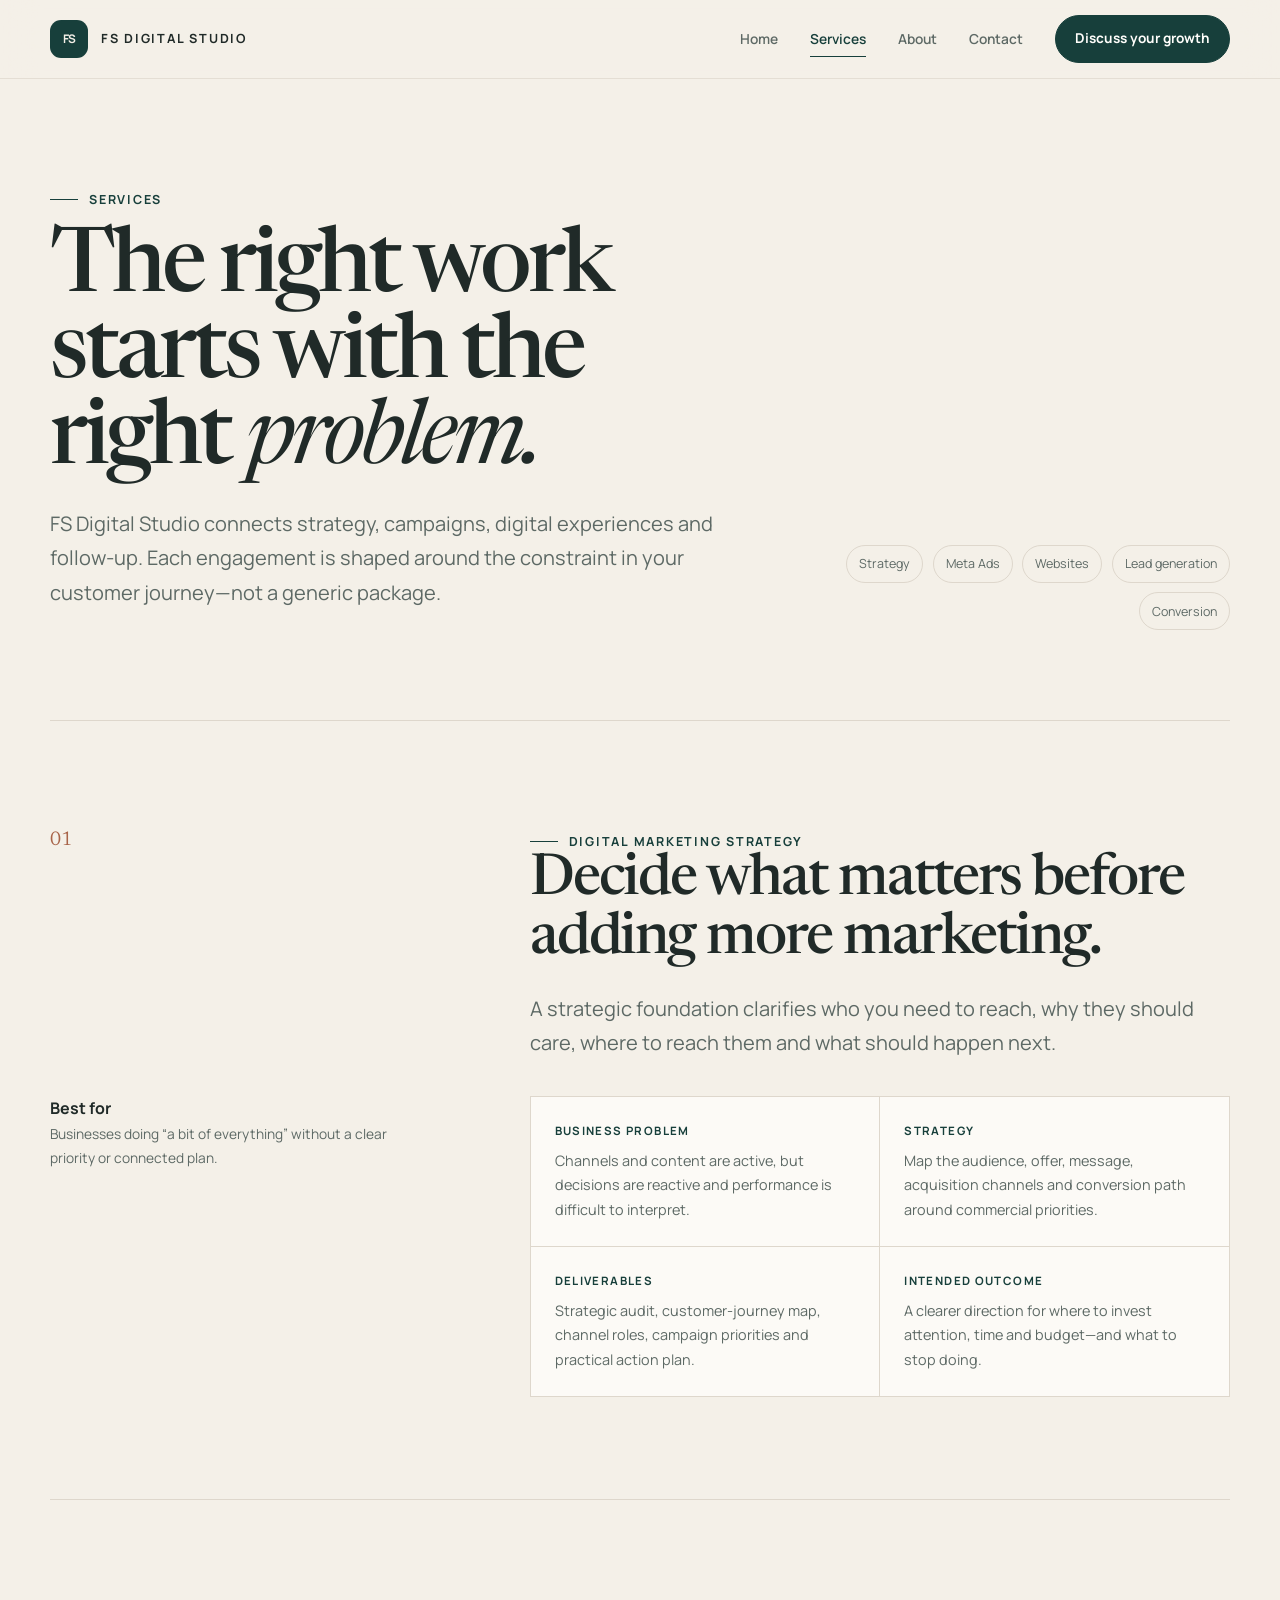
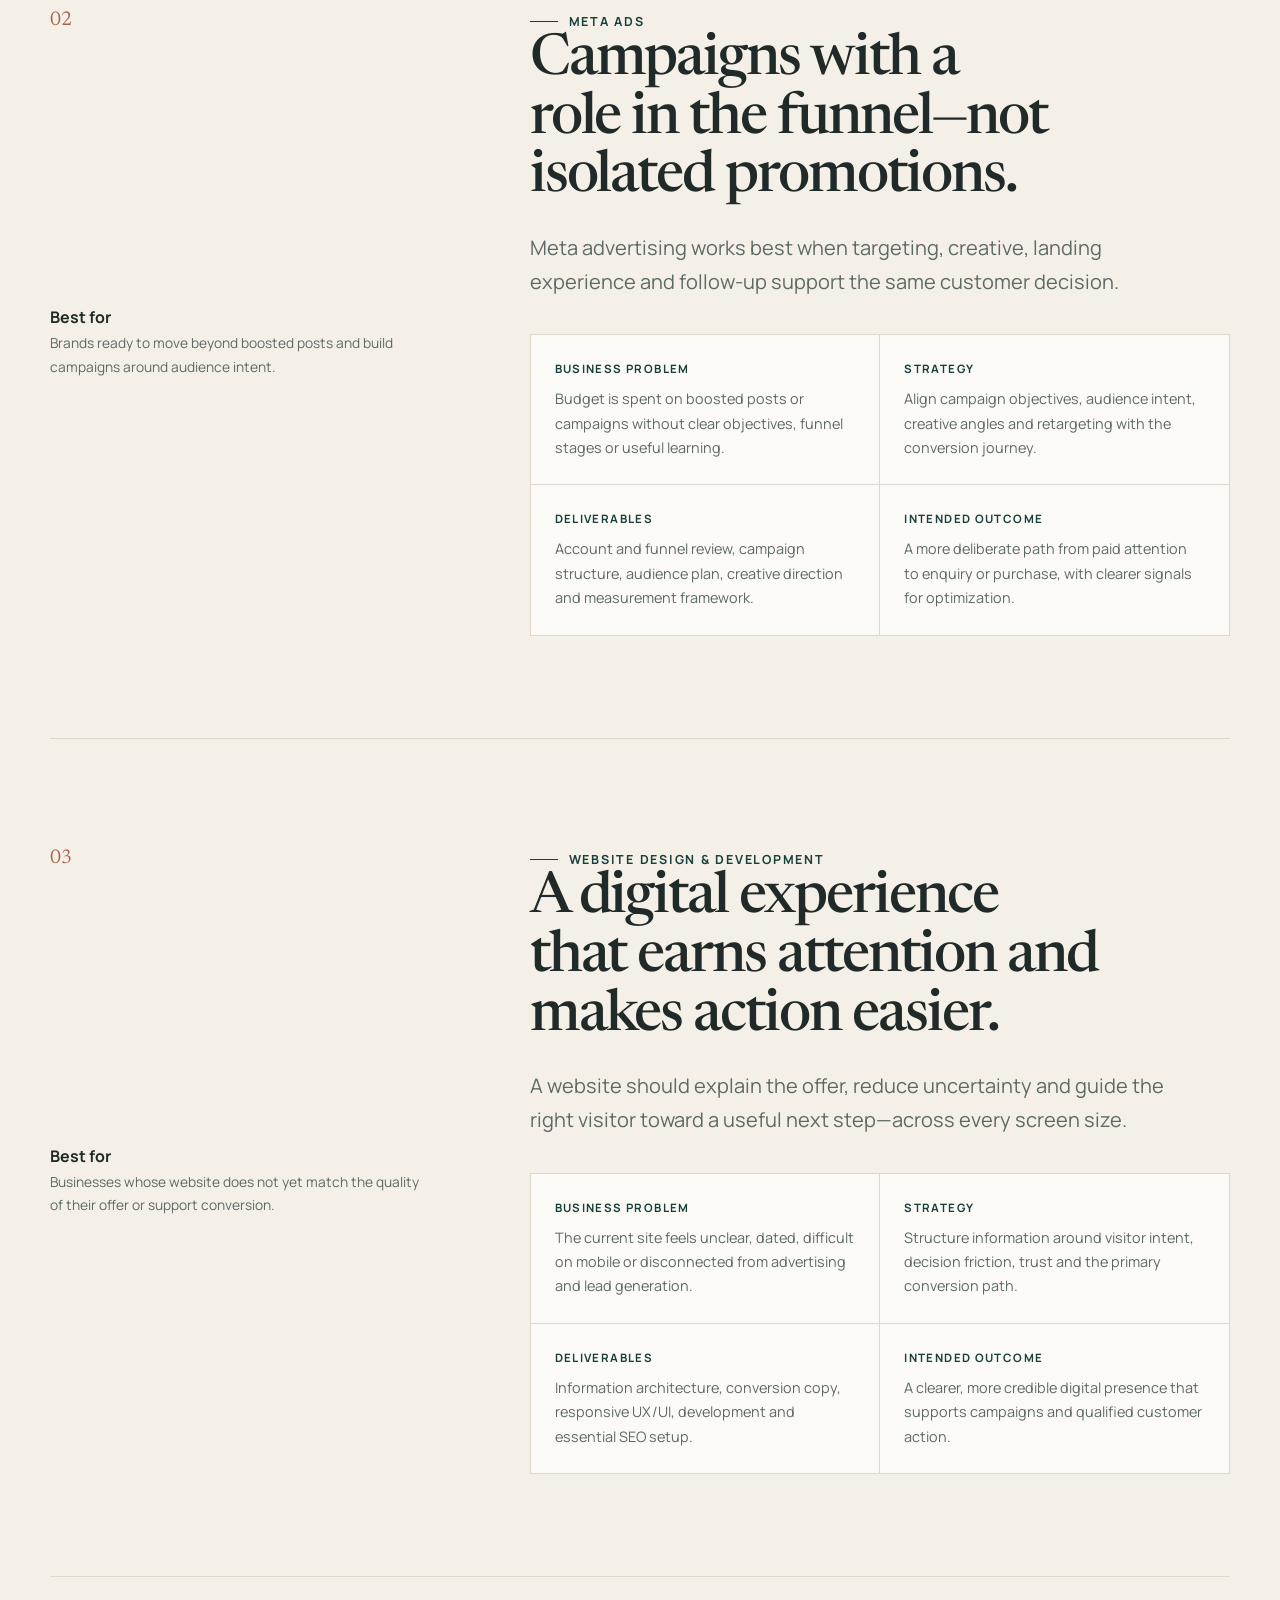
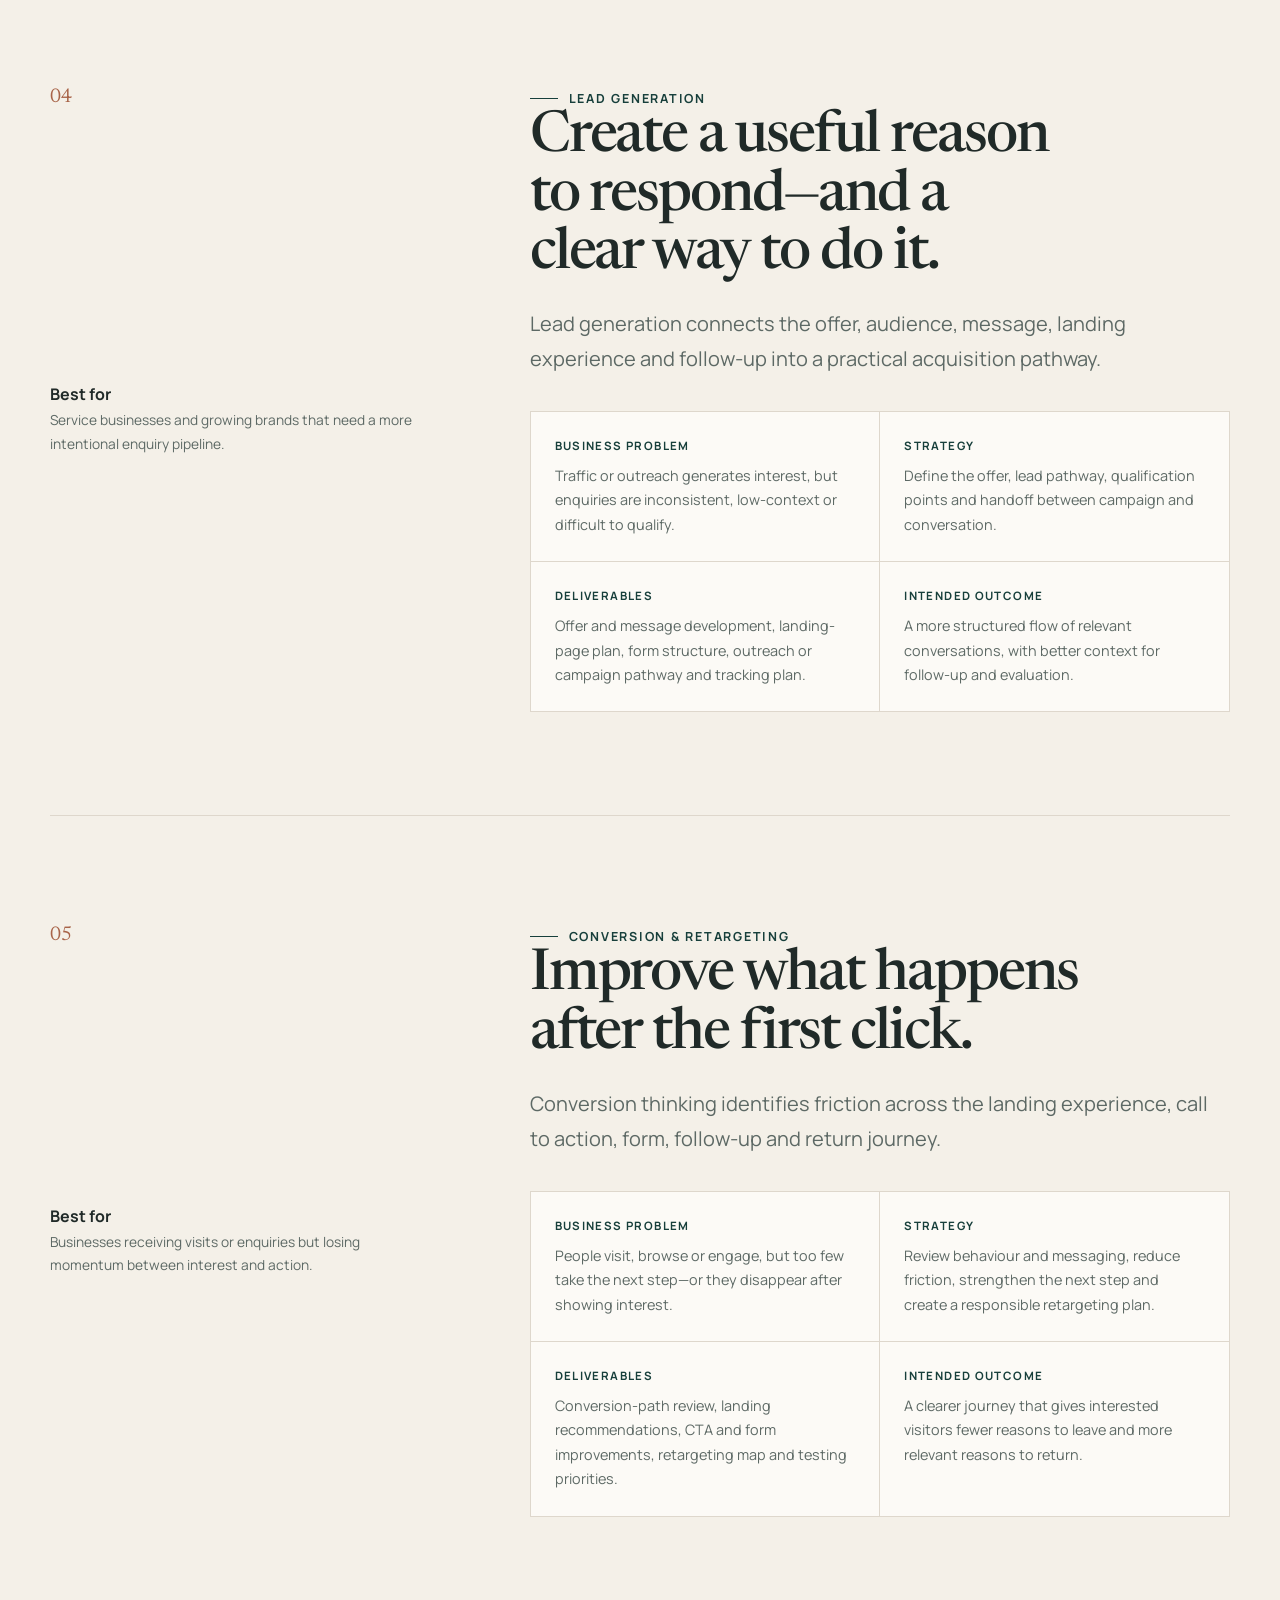
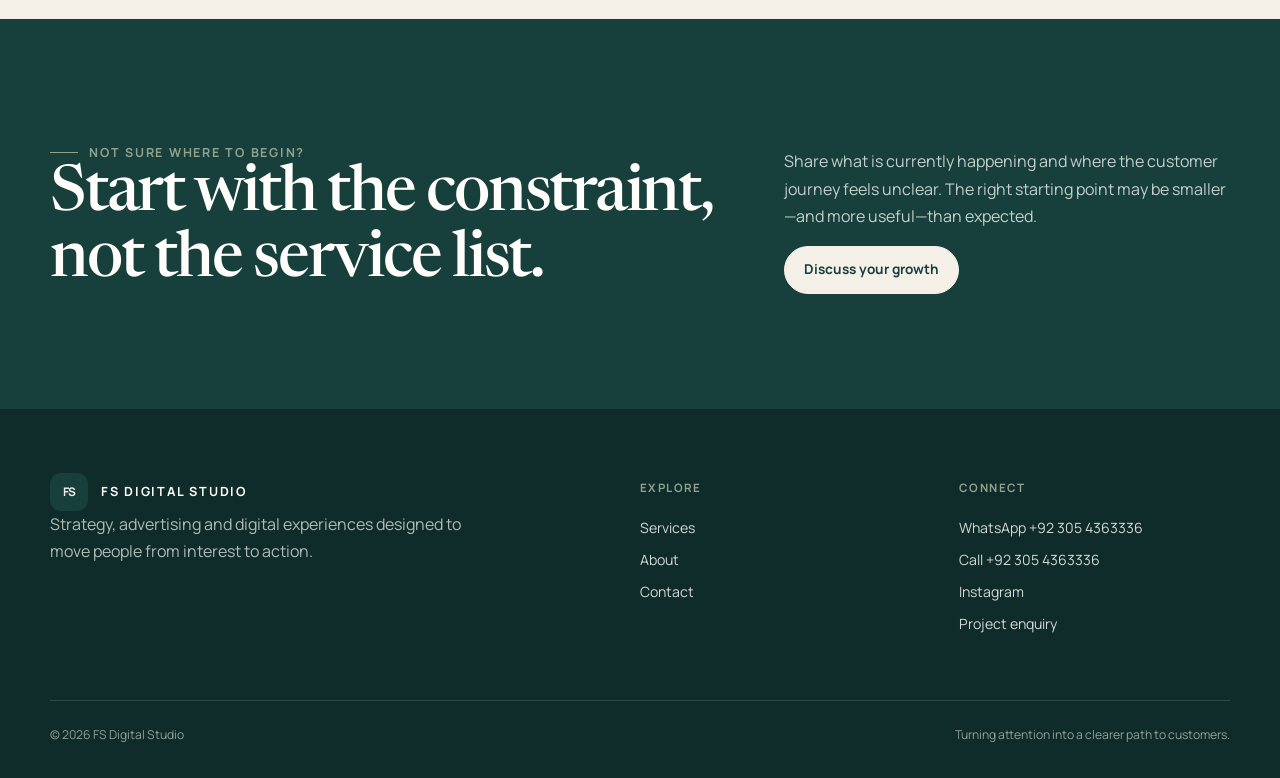
<file: services/index.html>
<!doctype html>
<html lang="en">
<head>
  <meta charset="utf-8"><meta name="viewport" content="width=device-width, initial-scale=1">
  <title>Services — FS Digital Studio</title>
  <meta name="description" content="Explore digital strategy, Meta Ads, website design, lead generation and conversion services from FS Digital Studio.">
  <meta name="theme-color" content="#173f3b"><link rel="icon" href="../favicon.svg" type="image/svg+xml"><link rel="stylesheet" href="../assets/styles.css"><script src="../assets/script.js" defer></script>
</head>
<body>
  <a class="skip-link" href="#main">Skip to content</a>
  <header class="site-header"><div class="container nav-shell"><a class="brand" href="../" aria-label="FS Digital Studio home"><span class="brand-mark">FS</span><span>FS Digital Studio</span></a><nav class="desktop-nav" aria-label="Primary navigation"><a href="../" data-nav-link>Home</a><a href="../services/" data-nav-link>Services</a><a href="../about/" data-nav-link>About</a><a href="../contact/" data-nav-link>Contact</a><a class="button" href="../contact/">Discuss your growth</a></nav><button class="menu-button" type="button" aria-expanded="false" aria-controls="mobile-menu" data-menu-button>Menu</button></div><div class="mobile-menu" id="mobile-menu" data-mobile-menu hidden><nav aria-label="Mobile navigation"><a href="../">Home</a><a href="../services/">Services</a><a href="../about/">About</a><a href="../contact/">Contact</a><a class="button" href="../contact/">Discuss your growth</a></nav></div></header>

  <main id="main">
    <section class="page-hero"><div class="container page-hero-grid"><div data-reveal><span class="eyebrow">Services</span><h1 class="display">The right work starts with the right <span class="serif-italic">problem.</span></h1><p class="lead">FS Digital Studio connects strategy, campaigns, digital experiences and follow-up. Each engagement is shaped around the constraint in your customer journey—not a generic package.</p></div><nav class="page-index" aria-label="Service sections" data-reveal><a href="#strategy">Strategy</a><a href="#meta-ads">Meta Ads</a><a href="#websites">Websites</a><a href="#lead-generation">Lead generation</a><a href="#conversion">Conversion</a></nav></div></section>

    <section class="container service-detail" id="strategy">
      <div class="service-meta" data-reveal><span>01</span><div><strong>Best for</strong><p class="fine">Businesses doing “a bit of everything” without a clear priority or connected plan.</p></div></div>
      <div data-reveal><span class="eyebrow">Digital marketing strategy</span><h2>Decide what matters before adding more marketing.</h2><p class="lead">A strategic foundation clarifies who you need to reach, why they should care, where to reach them and what should happen next.</p><div class="service-flow"><div class="flow-cell"><strong>Business problem</strong><p>Channels and content are active, but decisions are reactive and performance is difficult to interpret.</p></div><div class="flow-cell"><strong>Strategy</strong><p>Map the audience, offer, message, acquisition channels and conversion path around commercial priorities.</p></div><div class="flow-cell"><strong>Deliverables</strong><p>Strategic audit, customer-journey map, channel roles, campaign priorities and practical action plan.</p></div><div class="flow-cell"><strong>Intended outcome</strong><p>A clearer direction for where to invest attention, time and budget—and what to stop doing.</p></div></div></div>
    </section>

    <section class="container service-detail" id="meta-ads">
      <div class="service-meta" data-reveal><span>02</span><div><strong>Best for</strong><p class="fine">Brands ready to move beyond boosted posts and build campaigns around audience intent.</p></div></div>
      <div data-reveal><span class="eyebrow">Meta Ads</span><h2>Campaigns with a role in the funnel—not isolated promotions.</h2><p class="lead">Meta advertising works best when targeting, creative, landing experience and follow-up support the same customer decision.</p><div class="service-flow"><div class="flow-cell"><strong>Business problem</strong><p>Budget is spent on boosted posts or campaigns without clear objectives, funnel stages or useful learning.</p></div><div class="flow-cell"><strong>Strategy</strong><p>Align campaign objectives, audience intent, creative angles and retargeting with the conversion journey.</p></div><div class="flow-cell"><strong>Deliverables</strong><p>Account and funnel review, campaign structure, audience plan, creative direction and measurement framework.</p></div><div class="flow-cell"><strong>Intended outcome</strong><p>A more deliberate path from paid attention to enquiry or purchase, with clearer signals for optimization.</p></div></div></div>
    </section>

    <section class="container service-detail" id="websites">
      <div class="service-meta" data-reveal><span>03</span><div><strong>Best for</strong><p class="fine">Businesses whose website does not yet match the quality of their offer or support conversion.</p></div></div>
      <div data-reveal><span class="eyebrow">Website design & development</span><h2>A digital experience that earns attention and makes action easier.</h2><p class="lead">A website should explain the offer, reduce uncertainty and guide the right visitor toward a useful next step—across every screen size.</p><div class="service-flow"><div class="flow-cell"><strong>Business problem</strong><p>The current site feels unclear, dated, difficult on mobile or disconnected from advertising and lead generation.</p></div><div class="flow-cell"><strong>Strategy</strong><p>Structure information around visitor intent, decision friction, trust and the primary conversion path.</p></div><div class="flow-cell"><strong>Deliverables</strong><p>Information architecture, conversion copy, responsive UX/UI, development and essential SEO setup.</p></div><div class="flow-cell"><strong>Intended outcome</strong><p>A clearer, more credible digital presence that supports campaigns and qualified customer action.</p></div></div></div>
    </section>

    <section class="container service-detail" id="lead-generation">
      <div class="service-meta" data-reveal><span>04</span><div><strong>Best for</strong><p class="fine">Service businesses and growing brands that need a more intentional enquiry pipeline.</p></div></div>
      <div data-reveal><span class="eyebrow">Lead generation</span><h2>Create a useful reason to respond—and a clear way to do it.</h2><p class="lead">Lead generation connects the offer, audience, message, landing experience and follow-up into a practical acquisition pathway.</p><div class="service-flow"><div class="flow-cell"><strong>Business problem</strong><p>Traffic or outreach generates interest, but enquiries are inconsistent, low-context or difficult to qualify.</p></div><div class="flow-cell"><strong>Strategy</strong><p>Define the offer, lead pathway, qualification points and handoff between campaign and conversation.</p></div><div class="flow-cell"><strong>Deliverables</strong><p>Offer and message development, landing-page plan, form structure, outreach or campaign pathway and tracking plan.</p></div><div class="flow-cell"><strong>Intended outcome</strong><p>A more structured flow of relevant conversations, with better context for follow-up and evaluation.</p></div></div></div>
    </section>

    <section class="container service-detail" id="conversion">
      <div class="service-meta" data-reveal><span>05</span><div><strong>Best for</strong><p class="fine">Businesses receiving visits or enquiries but losing momentum between interest and action.</p></div></div>
      <div data-reveal><span class="eyebrow">Conversion & retargeting</span><h2>Improve what happens after the first click.</h2><p class="lead">Conversion thinking identifies friction across the landing experience, call to action, form, follow-up and return journey.</p><div class="service-flow"><div class="flow-cell"><strong>Business problem</strong><p>People visit, browse or engage, but too few take the next step—or they disappear after showing interest.</p></div><div class="flow-cell"><strong>Strategy</strong><p>Review behaviour and messaging, reduce friction, strengthen the next step and create a responsible retargeting plan.</p></div><div class="flow-cell"><strong>Deliverables</strong><p>Conversion-path review, landing recommendations, CTA and form improvements, retargeting map and testing priorities.</p></div><div class="flow-cell"><strong>Intended outcome</strong><p>A clearer journey that gives interested visitors fewer reasons to leave and more relevant reasons to return.</p></div></div></div>
    </section>

    <section class="section cta-panel"><div class="container cta-grid" data-reveal><div><span class="eyebrow">Not sure where to begin?</span><h2>Start with the constraint, not the service list.</h2></div><div class="cta-copy"><p>Share what is currently happening and where the customer journey feels unclear. The right starting point may be smaller—and more useful—than expected.</p><a class="button" href="../contact/">Discuss your growth</a></div></div></section>
  </main>

  <footer class="site-footer"><div class="container"><div class="footer-grid"><div class="footer-brand"><a class="brand" href="../"><span class="brand-mark">FS</span><span>FS Digital Studio</span></a><p>Strategy, advertising and digital experiences designed to move people from interest to action.</p></div><div><span class="footer-title">Explore</span><div class="footer-links"><a href="../services/">Services</a><a href="../about/">About</a><a href="../contact/">Contact</a></div></div><div><span class="footer-title">Connect</span><div class="footer-links"><a href="https://wa.me/923054363336" target="_blank" rel="noreferrer">WhatsApp +92 305 4363336</a><a href="tel:+923054363336">Call +92 305 4363336</a><a href="https://www.instagram.com/fatimasaleemwork29/" target="_blank" rel="noreferrer">Instagram</a><a href="../contact/">Project enquiry</a></div></div></div><div class="footer-bottom"><span>© <span data-year></span> FS Digital Studio</span><span>Turning attention into a clearer path to customers.</span></div></div></footer>
</body>
</html>
</file>
<file: assets/styles.css>
@import url('https://fonts.googleapis.com/css2?family=Manrope:wght@400;500;600;700&family=Newsreader:opsz,wght@6..72,400;6..72,500;6..72,600&display=swap');

:root {
  --cream: #f4f0e8;
  --ivory: #fcfaf6;
  --teal: #173f3b;
  --forest: #102c2a;
  --sage: #91a28d;
  --sand: #d5c5b2;
  --clay: #a86449;
  --ink: #202a28;
  --muted: #5d6965;
  --line: #ded7cc;
  --white: #fffefb;
  --serif: 'Newsreader', Georgia, serif;
  --sans: 'Manrope', Arial, sans-serif;
  --container: min(1180px, calc(100vw - 48px));
  --section: clamp(5rem, 9vw, 9rem);
  --radius-sm: 12px;
  --radius-md: 22px;
  --shadow: 0 28px 80px rgba(16, 44, 42, 0.09);
}

* { box-sizing: border-box; }
html { scroll-behavior: smooth; }
body {
  margin: 0;
  background: var(--cream);
  color: var(--ink);
  font-family: var(--sans);
  font-size: 1rem;
  line-height: 1.7;
  text-rendering: optimizeLegibility;
}
body.menu-open { overflow: hidden; }
img, svg { max-width: 100%; }
a { color: inherit; }
button, input, select, textarea { font: inherit; }
button { cursor: pointer; }

.skip-link {
  position: fixed;
  left: 1rem;
  top: 1rem;
  z-index: 100;
  transform: translateY(-180%);
  background: var(--forest);
  color: var(--white);
  padding: .7rem 1rem;
  border-radius: 8px;
}
.skip-link:focus { transform: translateY(0); }

.container { width: var(--container); margin-inline: auto; }
.section { padding-block: var(--section); }
.section-tight { padding-block: clamp(3.5rem, 6vw, 6rem); }
.eyebrow {
  display: inline-flex;
  align-items: center;
  gap: .7rem;
  color: var(--teal);
  font-size: .78rem;
  font-weight: 700;
  letter-spacing: .14em;
  text-transform: uppercase;
}
.eyebrow::before { content: ''; width: 28px; height: 1px; background: currentColor; }
.display {
  margin: 1rem 0 1.4rem;
  font-family: var(--serif);
  font-size: clamp(3.3rem, 7.5vw, 7.2rem);
  font-weight: 500;
  line-height: .96;
  letter-spacing: -.045em;
  text-wrap: balance;
}
h1, h2, h3, p { margin-top: 0; }
h2 {
  margin-bottom: 1.4rem;
  font-family: var(--serif);
  font-size: clamp(2.35rem, 5vw, 4.65rem);
  font-weight: 500;
  line-height: 1.02;
  letter-spacing: -.035em;
  text-wrap: balance;
}
h3 { font-size: 1.08rem; line-height: 1.35; }
.lead { max-width: 680px; color: var(--muted); font-size: clamp(1.05rem, 1.7vw, 1.25rem); line-height: 1.72; }
.fine { color: var(--muted); font-size: .86rem; }
.serif-italic { font-family: var(--serif); font-style: italic; font-weight: 400; }

.site-header {
  position: sticky;
  top: 0;
  z-index: 40;
  background: color-mix(in srgb, var(--cream) 88%, transparent);
  border-bottom: 1px solid rgba(222, 215, 204, .75);
  backdrop-filter: blur(18px);
}
.nav-shell { min-height: 78px; display: flex; align-items: center; justify-content: space-between; gap: 2rem; }
.brand { display: inline-flex; align-items: center; gap: .8rem; text-decoration: none; font-size: .79rem; font-weight: 700; letter-spacing: .14em; text-transform: uppercase; }
.brand-mark { display: grid; place-items: center; width: 38px; height: 38px; border-radius: 11px; background: var(--teal); color: var(--cream); letter-spacing: -.08em; font-size: .74rem; }
.desktop-nav { display: flex; align-items: center; gap: 2rem; }
.desktop-nav a:not(.button) { position: relative; color: var(--muted); font-size: .86rem; font-weight: 600; text-decoration: none; }
.desktop-nav a:not(.button)::after { content: ''; position: absolute; left: 0; right: 100%; bottom: -.4rem; height: 1px; background: var(--teal); transition: right .25s ease; }
.desktop-nav a:hover::after, .desktop-nav a[aria-current='page']::after { right: 0; }
.desktop-nav a[aria-current='page'] { color: var(--teal); }
.menu-button { display: none; width: 44px; height: 44px; border: 1px solid var(--line); border-radius: 50%; background: transparent; color: var(--ink); }
.mobile-menu { position: fixed; inset: 79px 0 0; z-index: 35; max-height: calc(100dvh - 79px); overflow-y: auto; overscroll-behavior: contain; background: var(--cream); padding: 2rem 24px 3rem; }
.mobile-menu[hidden] { display: none; }
body.menu-open { overflow: hidden; }
.mobile-menu nav { display: grid; gap: .5rem; }
.mobile-menu a { padding: .8rem 0; border-bottom: 1px solid var(--line); font-family: var(--serif); font-size: 2rem; text-decoration: none; }
.mobile-menu .button { margin-top: 1.5rem; font-family: var(--sans); font-size: .9rem; }

.button {
  min-height: 48px;
  display: inline-flex;
  align-items: center;
  justify-content: center;
  gap: .7rem;
  padding: .78rem 1.2rem;
  border: 1px solid var(--teal);
  border-radius: 999px;
  background: var(--teal);
  color: var(--white);
  font-size: .85rem;
  font-weight: 700;
  line-height: 1;
  text-decoration: none;
  transition: transform .2s ease, background .2s ease, color .2s ease;
}
.button:hover { transform: translateY(-2px); background: var(--forest); }
.button-outline { background: transparent; color: var(--teal); }
.button-outline:hover { background: var(--teal); color: var(--white); }
.text-link { display: inline-flex; align-items: center; gap: .55rem; color: var(--teal); font-size: .88rem; font-weight: 700; text-decoration: none; }
.text-link span { transition: transform .2s ease; }
.text-link:hover span { transform: translateX(4px); }
.actions { display: flex; flex-wrap: wrap; gap: .8rem; margin-top: 2rem; }

.hero { padding: clamp(5rem, 9vw, 8.6rem) 0 clamp(4.5rem, 8vw, 8rem); overflow: hidden; }
.hero-grid { display: grid; grid-template-columns: minmax(0, 1.45fr) minmax(280px, .55fr); align-items: end; gap: clamp(2.5rem, 7vw, 7rem); }
.hero-copy { max-width: 900px; }
.hero-aside { padding: 1.6rem 0 1rem 1.6rem; border-left: 1px solid var(--line); }
.hero-aside .micro { margin-bottom: .4rem; color: var(--muted); font-size: .74rem; font-weight: 700; letter-spacing: .12em; text-transform: uppercase; }
.hero-aside p { margin-bottom: 1.6rem; font-size: .93rem; }
.principle-strip { border-block: 1px solid var(--line); }
.principle-row { min-height: 82px; display: grid; grid-template-columns: repeat(4, 1fr); align-items: center; }
.principle-row span { display: flex; align-items: center; justify-content: center; height: 38%; border-right: 1px solid var(--line); color: var(--teal); font-size: .79rem; font-weight: 700; letter-spacing: .12em; text-transform: uppercase; }
.principle-row span:last-child { border-right: 0; }

.split { display: grid; grid-template-columns: .8fr 1.2fr; gap: clamp(3rem, 9vw, 9rem); align-items: start; }
.split-reverse { grid-template-columns: 1.25fr .75fr; }
.sticky-copy { position: sticky; top: 130px; }
.problem-list { border-top: 1px solid var(--line); }
.problem-item { display: grid; grid-template-columns: 48px 1fr; gap: 1.4rem; padding: 1.5rem 0; border-bottom: 1px solid var(--line); }
.problem-item strong { color: var(--clay); font-family: var(--serif); font-size: 1.3rem; font-weight: 500; }
.problem-item h3 { margin-bottom: .4rem; }
.problem-item p { margin: 0; color: var(--muted); font-size: .93rem; }

.dark-panel { background: var(--forest); color: var(--white); }
.dark-panel .eyebrow, .dark-panel .lead, .dark-panel .fine { color: #c8d1cc; }
.journey { margin-top: 4rem; display: grid; grid-template-columns: repeat(4, 1fr); }
.journey-step { position: relative; min-height: 260px; padding: 1.7rem 1.4rem; border: 1px solid rgba(255,255,255,.16); border-right: 0; }
.journey-step:last-child { border-right: 1px solid rgba(255,255,255,.16); }
.journey-step::after { content: '→'; position: absolute; right: -13px; top: 30px; z-index: 2; display: grid; place-items: center; width: 26px; height: 26px; border-radius: 50%; background: var(--sage); color: var(--forest); font-weight: 700; }
.journey-step:last-child::after { display: none; }
.journey-step .number { color: var(--sage); font-size: .74rem; font-weight: 700; letter-spacing: .12em; }
.journey-step h3 { margin: 3rem 0 .7rem; font-family: var(--serif); font-size: 1.65rem; font-weight: 500; }
.journey-step p { margin: 0; color: #b7c4be; font-size: .9rem; }

.section-head { display: flex; justify-content: space-between; align-items: end; gap: 2rem; margin-bottom: 3rem; }
.section-head h2 { max-width: 760px; margin-bottom: 0; }
.service-grid { display: grid; grid-template-columns: repeat(2, 1fr); gap: 1px; background: var(--line); border: 1px solid var(--line); }
.service-card { min-height: 350px; display: flex; flex-direction: column; padding: clamp(1.5rem, 4vw, 2.6rem); background: var(--ivory); }
.service-card .index { color: var(--clay); font-family: var(--serif); font-size: 1.2rem; }
.service-card h3 { margin: 3rem 0 .8rem; font-family: var(--serif); font-size: clamp(1.65rem, 3vw, 2.35rem); font-weight: 500; }
.service-card p { max-width: 520px; color: var(--muted); }
.service-card .text-link { margin-top: auto; }

.work-grid { display: grid; grid-template-columns: repeat(4, 1fr); gap: 1.2rem; }
.work-step { padding: 1.6rem; border-top: 1px solid var(--teal); }
.work-step .step-label { color: var(--clay); font-size: .72rem; font-weight: 700; letter-spacing: .12em; text-transform: uppercase; }
.work-step h3 { margin: 1.8rem 0 .65rem; }
.work-step p { color: var(--muted); font-size: .9rem; }

.founder-card { position: relative; overflow: hidden; min-height: 440px; display: grid; grid-template-columns: 1fr 1fr; background: var(--sand); border-radius: var(--radius-md); box-shadow: var(--shadow); }
.founder-visual { position: relative; min-height: 360px; background: var(--teal); overflow: hidden; }
.founder-visual::before { content: 'FS'; position: absolute; left: 7%; bottom: -14%; color: rgba(244,240,232,.11); font-family: var(--serif); font-size: clamp(12rem, 25vw, 24rem); line-height: 1; letter-spacing: -.12em; }
.founder-visual::after { content: ''; position: absolute; inset: 12%; border: 1px solid rgba(244,240,232,.26); border-radius: 50% 50% 12px 12px; }
.founder-note { display: flex; flex-direction: column; justify-content: center; padding: clamp(2rem, 5vw, 4.5rem); }
.founder-note h2 { font-size: clamp(2.3rem, 4vw, 4rem); }

.insight { display: grid; grid-template-columns: 1fr auto; gap: 2rem; align-items: center; padding: clamp(2rem, 5vw, 4rem); border-block: 1px solid var(--line); }
.insight blockquote { max-width: 820px; margin: 0; font-family: var(--serif); font-size: clamp(1.8rem, 4vw, 3.5rem); line-height: 1.12; letter-spacing: -.025em; }
.insight-badge { width: 128px; height: 128px; display: grid; place-items: center; border: 1px solid var(--teal); border-radius: 50%; color: var(--teal); font-size: .7rem; font-weight: 700; letter-spacing: .12em; text-align: center; text-transform: uppercase; }

.faq { max-width: 900px; margin: 0 auto; border-top: 1px solid var(--line); }
.faq details { border-bottom: 1px solid var(--line); }
.faq summary { display: flex; justify-content: space-between; gap: 2rem; padding: 1.45rem 0; font-weight: 600; cursor: pointer; list-style: none; }
.faq summary::-webkit-details-marker { display: none; }
.faq summary::after { content: '+'; color: var(--clay); font-size: 1.3rem; font-weight: 400; }
.faq details[open] summary::after { content: '−'; }
.faq details p { max-width: 720px; padding: 0 0 1.5rem; color: var(--muted); }

.cta-panel { background: var(--teal); color: var(--white); }
.cta-grid { display: grid; grid-template-columns: 1.2fr .8fr; gap: 4rem; align-items: end; }
.cta-panel .eyebrow { color: var(--sage); }
.cta-panel h2 { margin-bottom: 0; }
.cta-copy p { color: #c4d0cb; }
.cta-panel .button { background: var(--cream); border-color: var(--cream); color: var(--teal); }
.cta-panel .button:hover { background: var(--white); }

.site-footer { padding: 4rem 0 2rem; background: var(--forest); color: var(--white); }
.footer-grid { display: grid; grid-template-columns: 1.2fr repeat(2, .6fr); gap: 3rem; }
.footer-brand p { max-width: 430px; color: #aebcb6; }
.footer-title { color: var(--sage); font-size: .72rem; font-weight: 700; letter-spacing: .12em; text-transform: uppercase; }
.footer-links { display: grid; gap: .5rem; margin-top: 1rem; }
.footer-links a { color: #d2dad6; font-size: .88rem; text-decoration: none; }
.footer-links a:hover { color: var(--white); }
.footer-bottom { display: flex; justify-content: space-between; gap: 2rem; margin-top: 4rem; padding-top: 1.5rem; border-top: 1px solid rgba(255,255,255,.13); color: #8fa19a; font-size: .76rem; }

.page-hero { padding: clamp(5rem, 8vw, 8rem) 0 clamp(4rem, 7vw, 7rem); }
.page-hero .display { max-width: 1000px; font-size: clamp(3.2rem, 7vw, 6.5rem); }
.page-hero-grid { display: grid; grid-template-columns: 1.25fr .75fr; gap: 5rem; align-items: end; }
.page-index { display: flex; flex-wrap: wrap; gap: .6rem; justify-content: flex-end; }
.page-index a { padding: .45rem .75rem; border: 1px solid var(--line); border-radius: 999px; color: var(--muted); font-size: .78rem; text-decoration: none; }
.page-index a:hover { border-color: var(--teal); color: var(--teal); }

.service-detail { display: grid; grid-template-columns: .7fr 1.3fr; gap: clamp(3rem, 8vw, 8rem); padding-block: clamp(4rem, 8vw, 8rem); border-top: 1px solid var(--line); }
.service-detail h2 { font-size: clamp(2.2rem, 4.5vw, 4.2rem); }
.service-meta { display: grid; gap: 1.5rem; }
.service-meta span { color: var(--clay); font-family: var(--serif); font-size: 1.25rem; }
.service-flow { display: grid; grid-template-columns: repeat(2, 1fr); gap: 1px; margin-top: 2.2rem; background: var(--line); border: 1px solid var(--line); }
.flow-cell { padding: 1.5rem; background: var(--ivory); }
.flow-cell strong { display: block; margin-bottom: .5rem; color: var(--teal); font-size: .72rem; letter-spacing: .12em; text-transform: uppercase; }
.flow-cell p { margin: 0; color: var(--muted); font-size: .9rem; }

.values-grid { display: grid; grid-template-columns: repeat(3, 1fr); gap: 1px; background: var(--line); border: 1px solid var(--line); }
.value-card { min-height: 270px; padding: 2rem; background: var(--ivory); }
.value-card .index { color: var(--clay); font-family: var(--serif); font-size: 1.2rem; }
.value-card h3 { margin-top: 3rem; }
.value-card p { color: var(--muted); font-size: .9rem; }
.manifesto { max-width: 930px; margin-inline: auto; text-align: center; }
.manifesto p { font-family: var(--serif); font-size: clamp(2rem, 4.5vw, 4.1rem); line-height: 1.1; letter-spacing: -.03em; }

.contact-layout { display: grid; grid-template-columns: .65fr 1.35fr; gap: clamp(3rem, 8vw, 8rem); align-items: start; }
.contact-aside { position: sticky; top: 125px; }
.contact-aside ul { padding: 0; margin: 2rem 0 0; list-style: none; }
.contact-aside li { padding: 1rem 0; border-top: 1px solid var(--line); color: var(--muted); font-size: .9rem; }
.contact-form { padding: clamp(1.4rem, 4vw, 3.2rem); background: var(--ivory); border: 1px solid var(--line); border-radius: var(--radius-md); box-shadow: var(--shadow); }
.form-grid { display: grid; grid-template-columns: repeat(2, 1fr); gap: 1.2rem; }
.field { display: grid; gap: .45rem; }
.field-full { grid-column: 1 / -1; }
.field label { font-size: .79rem; font-weight: 700; }
.field input, .field select, .field textarea {
  width: 100%;
  min-height: 50px;
  border: 1px solid #cfc7bc;
  border-radius: 10px;
  background: var(--white);
  color: var(--ink);
  padding: .8rem .9rem;
  outline: none;
}
.field textarea { min-height: 150px; resize: vertical; }
.field input:focus, .field select:focus, .field textarea:focus { border-color: var(--teal); box-shadow: 0 0 0 3px rgba(23,63,59,.12); }
.required { color: var(--clay); }
.form-note { margin: 1.2rem 0 0; color: var(--muted); font-size: .78rem; }
.result-box { margin-top: 1.5rem; padding: 1.3rem; border-radius: var(--radius-sm); background: #e8ece6; }
.result-box[hidden] { display: none; }
.result-box h3 { margin-bottom: .4rem; }
.result-box textarea { width: 100%; min-height: 250px; margin: .8rem 0; padding: .8rem; border: 1px solid var(--sage); border-radius: 8px; background: var(--white); color: var(--ink); font-size: .86rem; }
.channel-card { margin-top: 1.2rem; padding: 1.2rem; border: 1px solid var(--line); border-radius: var(--radius-sm); }
.channel-card p { margin-bottom: .7rem; color: var(--muted); font-size: .86rem; }

.has-js [data-reveal] { opacity: 0; transform: translateY(20px); transition: opacity .7s ease, transform .7s ease; }
.has-js [data-reveal].is-visible { opacity: 1; transform: none; }

@media (max-width: 900px) {
  :root { --container: min(100% - 36px, 720px); --section: 5.5rem; }
  .desktop-nav { display: none; }
  .menu-button { display: grid; place-items: center; }
  .hero-grid, .page-hero-grid, .split, .split-reverse, .cta-grid, .contact-layout { grid-template-columns: 1fr; }
  .hero-aside { max-width: 560px; padding: 1.4rem 0 0; border-left: 0; border-top: 1px solid var(--line); }
  .sticky-copy, .contact-aside { position: static; }
  .journey { grid-template-columns: repeat(2, 1fr); }
  .journey-step:nth-child(2) { border-right: 1px solid rgba(255,255,255,.16); }
  .journey-step:nth-child(2)::after { display: none; }
  .journey-step:nth-child(n+3) { border-top: 0; }
  .work-grid { grid-template-columns: repeat(2, 1fr); }
  .footer-grid { grid-template-columns: 1fr 1fr; }
  .footer-brand { grid-column: 1 / -1; }
  .page-index { justify-content: flex-start; }
  .service-detail { grid-template-columns: 1fr; gap: 1.5rem; }
  .values-grid { grid-template-columns: 1fr; }
  .value-card { min-height: 0; }
}

@media (max-width: 620px) {
  :root { --container: calc(100% - 28px); --section: 4.5rem; }
  .nav-shell { min-height: 70px; }
  .mobile-menu { inset: 71px 0 0; max-height: calc(100dvh - 71px); }
  .brand { font-size: .68rem; letter-spacing: .1em; }
  .brand-mark { width: 34px; height: 34px; border-radius: 10px; }
  .display { font-size: clamp(2.8rem, 15vw, 4.6rem); line-height: .98; }
  .page-hero .display { font-size: clamp(2.7rem, 14vw, 4.3rem); }
  h2 { font-size: clamp(2.15rem, 11vw, 3.2rem); }
  .hero { padding-top: 4rem; }
  .actions { display: grid; }
  .actions .button { width: 100%; }
  .principle-row { grid-template-columns: repeat(2, 1fr); padding: .6rem 0; }
  .principle-row span { min-height: 42px; border-bottom: 1px solid var(--line); }
  .principle-row span:nth-child(2) { border-right: 0; }
  .principle-row span:nth-child(n+3) { border-bottom: 0; }
  .service-grid, .journey, .service-flow, .form-grid { grid-template-columns: 1fr; }
  .journey-step { min-height: 220px; border-right: 1px solid rgba(255,255,255,.16); border-top: 0; }
  .journey-step:first-child { border-top: 1px solid rgba(255,255,255,.16); }
  .journey-step::after { display: none; }
  .service-card { min-height: 310px; }
  .section-head { display: block; }
  .section-head .text-link { margin-top: 1rem; }
  .work-grid { grid-template-columns: 1fr; }
  .founder-card { grid-template-columns: 1fr; }
  .founder-visual { min-height: 280px; }
  .insight { grid-template-columns: 1fr; }
  .insight-badge { width: 96px; height: 96px; }
  .footer-grid { grid-template-columns: 1fr; }
  .footer-brand { grid-column: auto; }
  .footer-bottom { display: grid; gap: .5rem; }
  .field-full { grid-column: auto; }
}

@media (prefers-reduced-motion: reduce) {
  *, *::before, *::after { scroll-behavior: auto !important; transition-duration: .01ms !important; animation-duration: .01ms !important; }
}
</file>
